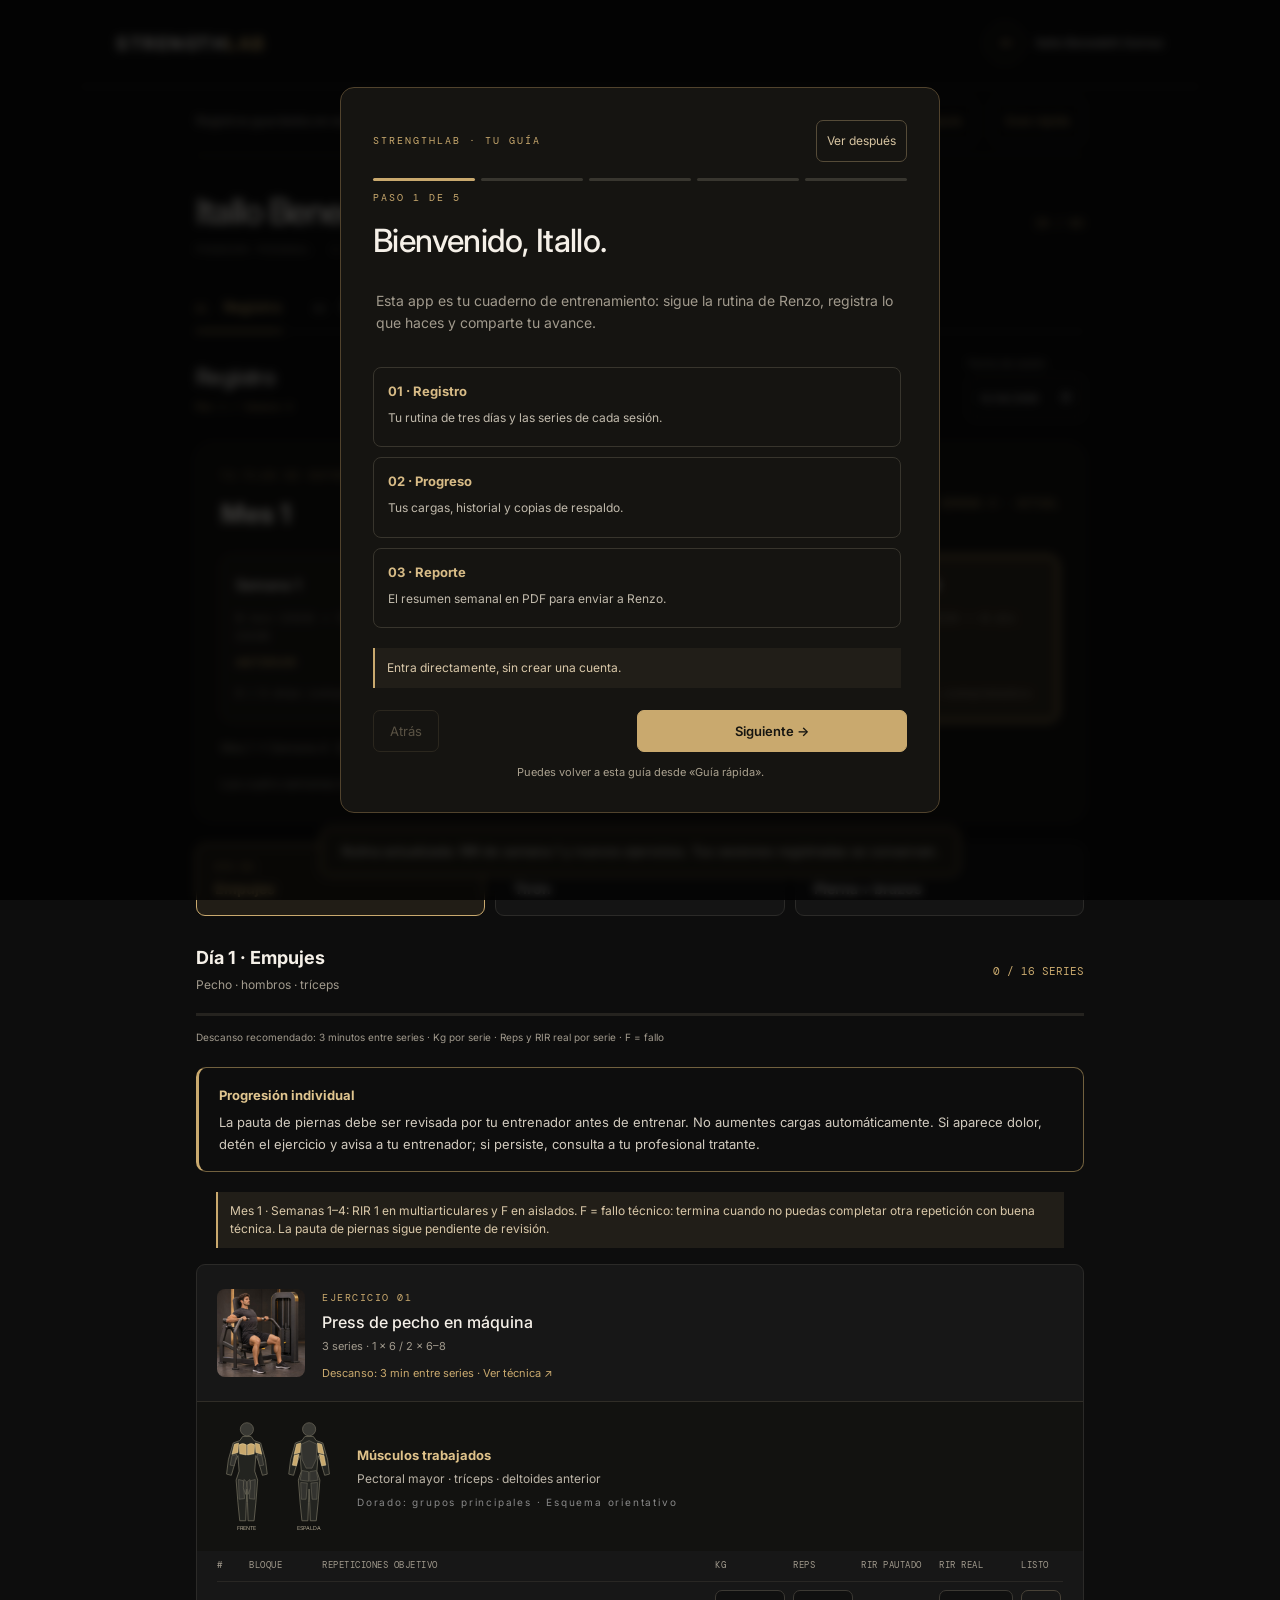
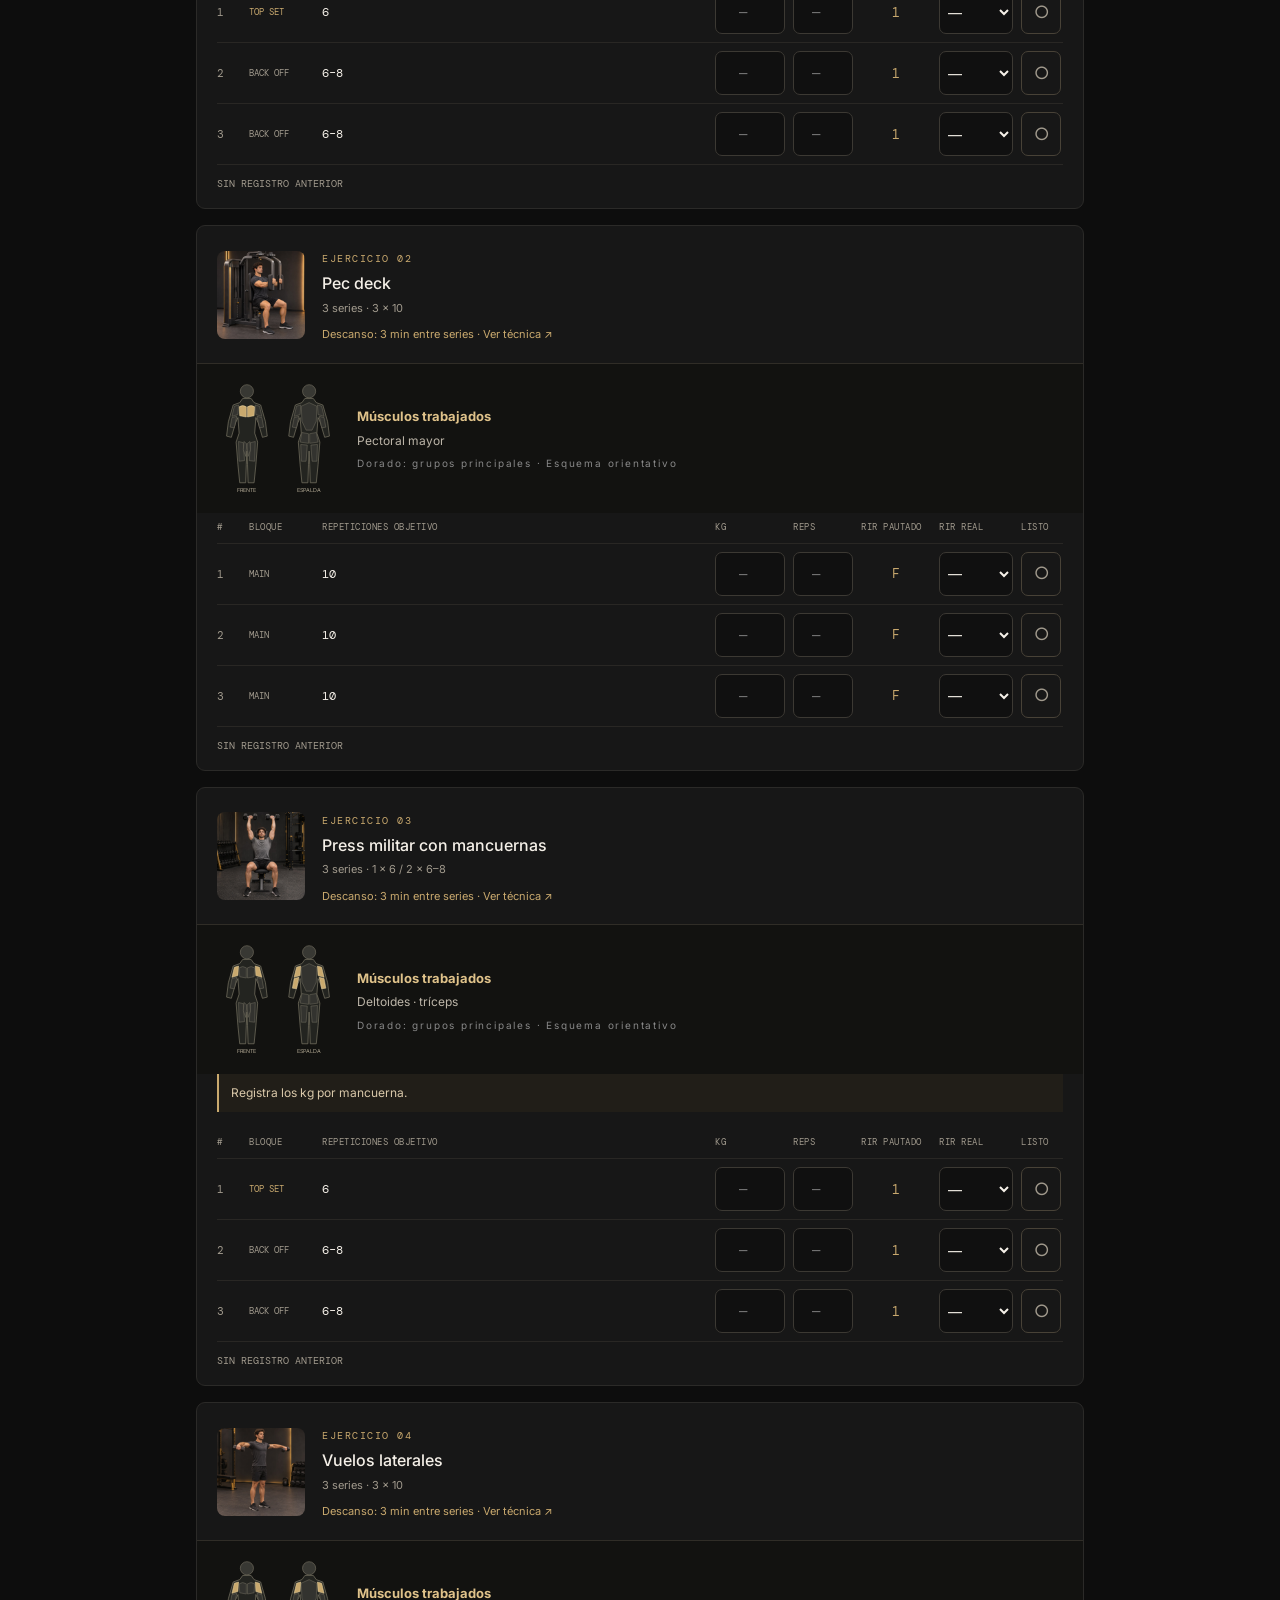
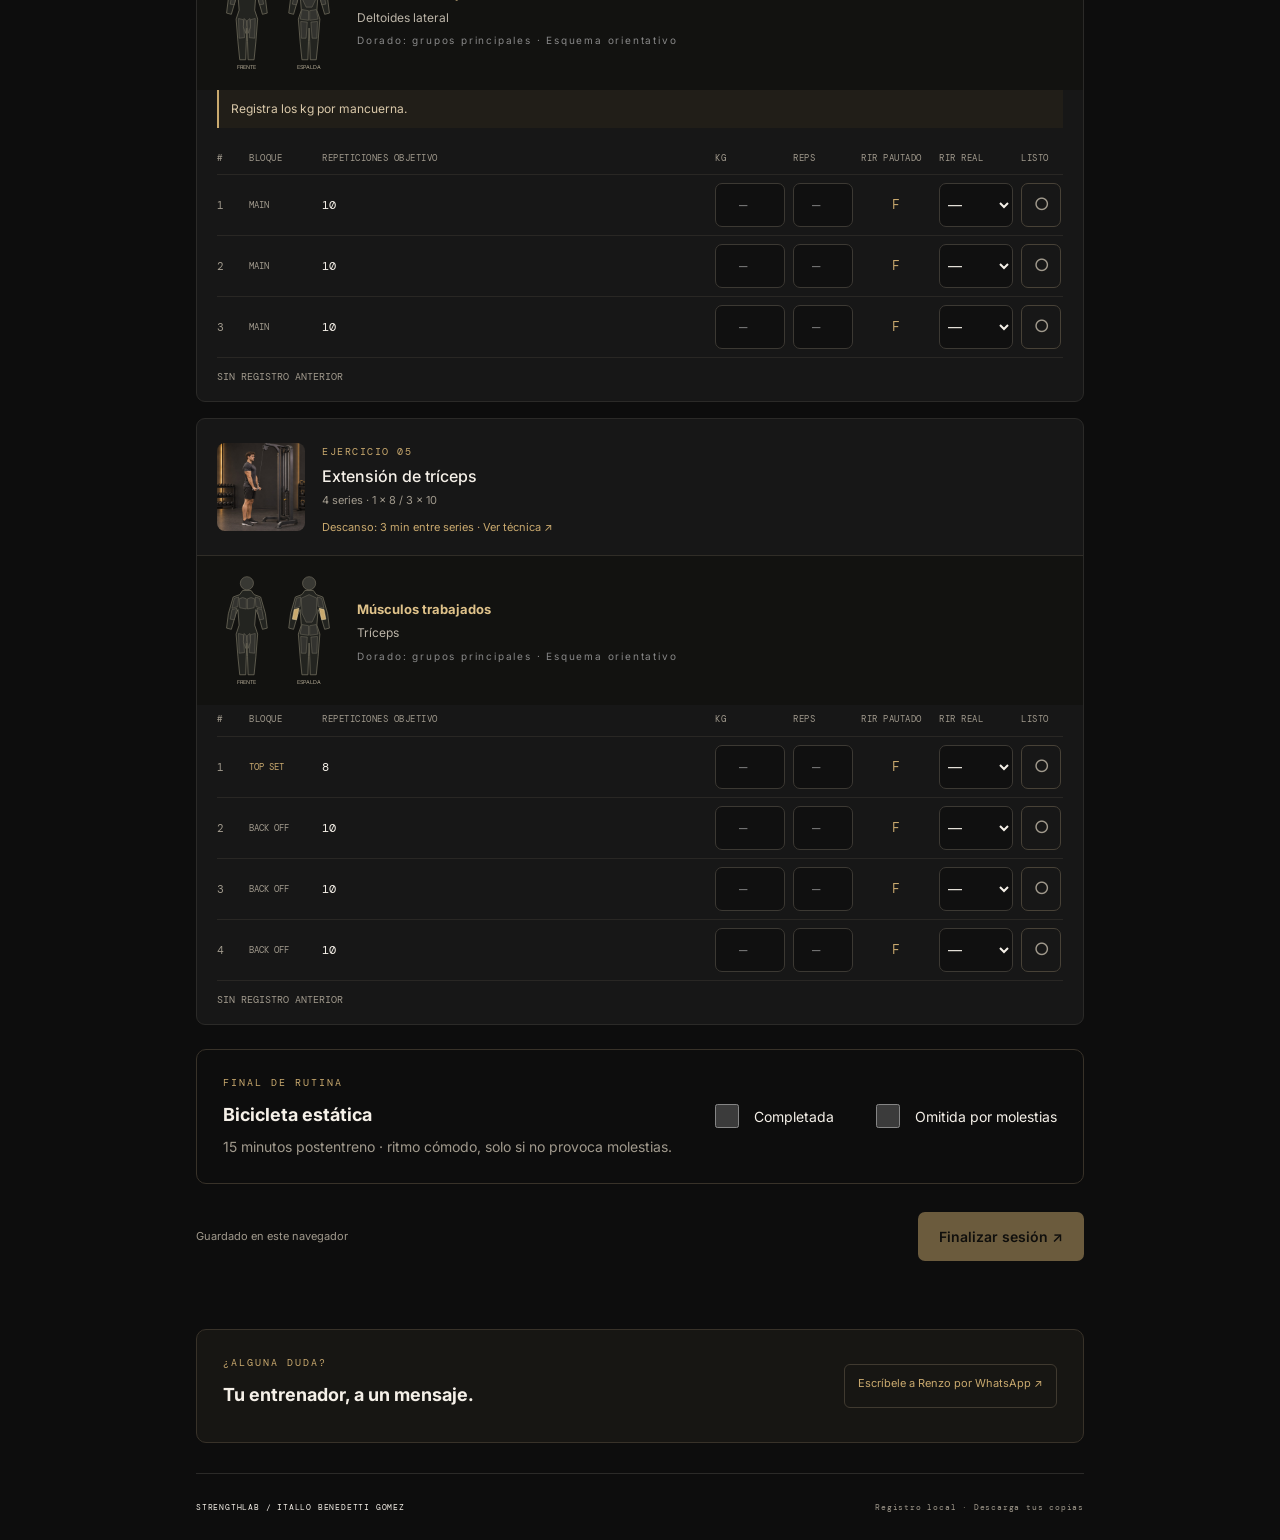
<file: index.html>
<!doctype html>
<html lang="es"><head><meta charset="utf-8"><meta name="viewport" content="width=device-width,initial-scale=1,viewport-fit=cover"><meta name="theme-color" content="#0D0D0D"><meta name="description" content="Plan personalizado de Itallo Benedetti Gomez. Registro de cargas y progreso de entrenamiento."><meta name="robots" content="noindex"><title>Itallo Benedetti Gomez · StrengthLab</title><link rel="preconnect" href="https://fonts.googleapis.com"><link rel="stylesheet" href="https://fonts.googleapis.com/css2?family=Playfair+Display:wght@600;700&family=DM+Mono:wght@400;500&family=Inter:wght@400;500;600;700&display=swap"><link rel="stylesheet" href="style.css?v=itallo-month1-r1-nutrition"><script src="routine.js?v=itallo-month1-r1" defer></script><script src="technique.js?v=itallo-month1-r1" defer></script><script src="vendor/jspdf.umd.min.js?v=itallo-month1-r1" defer></script><script src="vendor/jspdf.plugin.autotable.min.js?v=itallo-month1-r1" defer></script><link rel="stylesheet" href="cloud.css?v=itallo-month1-r1"><script src="plan.js?v=itallo-month1-r1" defer></script><script src="local.js?v=itallo-month1-r1" defer></script><script src="muscles.js?v=itallo-month1-r1" defer></script><script src="app.js?v=itallo-month1-r1" defer></script><script src="reports.js?v=itallo-month1-r1" defer></script><script src="month.js?v=itallo-month1-r1" defer></script><script src="editor.js?v=itallo-month1-r1" defer></script><script src="onboarding.js?v=20261106" defer></script></head>
<body><header><a class="brand" href="#registro" aria-label="StrengthLab registro">STRENGTH<span>LAB</span></a><div class="athlete"><span class="avatar">IB</span><span>Itallo Benedetti Gomez</span></div></header>
<main id="workspace"><div class="account-bar"><span id="account-role">Registros guardados en este navegador</span><div><button id="edit-plan" class="quiet">Editar pauta</button><button id="show-guide" class="quiet">Guía rápida</button></div></div><div id="sync-alert" role="status" hidden></div><section class="intro"><div><h1>Itallo <em>Benedetti Gomez</em></h1><p class="plan-meta">PROGRAMA PERSONAL · 3 DÍAS · 8 SEMANAS</p></div><span class="minimal-mark">IB / 03</span></section>
<nav aria-label="Secciones"><button data-tab="registro" class="active">01 <span>Registro</span></button><button data-tab="progreso">02 <span>Progreso</span></button><button data-tab="reporte">03 <span>Generar reporte</span></button><a class="nutrition-link" href="https://renzo-bello.github.io/nutrichat-strengthlab/#diary" target="_blank" rel="noopener noreferrer">Nutrición</a></nav>
<section id="coach" hidden><div class="section-top"><div><p class="eyebrow">PAUTA DEL ENTRENADOR · MES 1</p><h2>Pauta y videos de referencia</h2></div><button id="close-editor" class="quiet">Volver al registro</button></div><p class="muted">Define las series, repeticiones y el RIR objetivo de cada serie y pega el video de cada ejercicio. F = fallo; 0 = ninguna repetición en reserva sin intentar otra. Los campos vacíos quedan sin pautar. Esta pauta se aplica a las cuatro semanas del mes 1; las sesiones con registros conservan su pauta original.</p><p class="note">La pauta se guarda en este navegador. Usa «Crear enlace para Itallo» para que él reciba estos ajustes. Las sesiones ya registradas conservan su pauta original. Este editor no tiene contraseña.</p><form id="plan-form"><div id="plan-fields"></div><div class="editor-actions"><button class="primary" type="submit">Guardar pauta</button><button class="quiet" id="share-plan" type="button">Crear enlace para Itallo ↗</button><button class="quiet" id="export-plan" type="button">Descargar pauta</button><label class="quiet file">Importar pauta<input id="import-plan" type="file" accept="application/json"></label></div><p id="plan-status" role="status"></p><div id="plan-link-box" hidden><label>Enlace para Itallo<textarea id="plan-link" rows="3" readonly></textarea></label><button id="copy-plan-link" type="button" class="quiet">Copiar enlace</button></div></form></section><section id="registro"><div class="section-top"><div><h2>Registro</h2><p id="session-period" class="period-caption"></p></div><label class="date-label">Fecha de sesión<input type="date" id="date" required></label></div><section class="training-month" aria-label="Semanas del primer mes"><div class="training-month-head"><div><p class="eyebrow">TU PLAN DE ENTRENAMIENTO</p><h3>Mes 1</h3></div><span id="training-current" class="mono"></span></div><div id="training-weeks" class="training-weeks" aria-label="Elegir semana"></div><p id="training-week-summary" class="muted" aria-live="polite"></p><p class="muted">Las cuatro semanas mantienen la misma pauta. Elige una semana y un día; ajusta la fecha a tu entrenamiento real.</p></section><div class="days" id="days"></div><div class="session-head"><div><h3 id="day-title"></h3><p class="muted" id="day-description"></p></div><span id="completion" class="mono"></span></div><div class="meter"><i id="meter"></i></div><p class="help">Descanso recomendado: 3 minutos entre series · Kg por serie · Reps y RIR real por serie · F = fallo</p><aside class="care-note"><strong>Progresión individual</strong><p>La pauta de piernas debe ser revisada por tu entrenador antes de entrenar. No aumentes cargas automáticamente. Si aparece dolor, detén el ejercicio y avisa a tu entrenador; si persiste, consulta a tu profesional tratante.</p></aside><p class="note">Mes 1 · Semanas 1–4: RIR 1 en multiarticulares y F en aislados. F = fallo técnico: termina cuando no puedas completar otra repetición con buena técnica. La pauta de piernas sigue pendiente de revisión.</p><div id="exercises"></div><section class="cardio-card" id="cardio-card"><div><p class="eyebrow">FINAL DE RUTINA</p><h3>Bicicleta estática</h3><p class="muted">15 minutos postentreno · ritmo cómodo, solo si no provoca molestias.</p></div><label class="cardio-check"><input id="cardio-done" type="checkbox"><span>Completada</span></label><label class="cardio-check"><input id="cardio-skipped" type="checkbox"><span>Omitida por molestias</span></label></section><div class="session-footer"><p id="save-status" role="status">Guardado en este navegador</p><button id="finish" class="primary">Finalizar sesión <span>↗</span></button></div></section>
<section id="progreso" hidden><div class="section-top"><div><h2>Progreso</h2></div></div><div class="stats" id="stats"></div><div class="chart-card"><label for="exercise-select" class="eyebrow">EVOLUCIÓN POR EJERCICIO</label><select id="exercise-select"></select><p class="muted">Mayor carga de una serie completada en cada sesión · kg</p><div id="chart"></div></div><div class="section-top"><h3>Historial de sesiones</h3><button class="quiet" id="export">Descargar historial ↓</button></div><div id="history"></div><details class="backup"><summary>Guardar o recuperar una copia</summary><p class="muted">Descarga una copia de tus registros. Las copias corresponden a este programa de Itallo.</p><button class="quiet" id="backup">Descargar copia</button><label class="quiet file">Importar copia<input id="import" type="file" accept="application/json"></label></details></section>
<section id="reporte" hidden><div class="section-top"><h2>Reporte semanal</h2><span class="mono">02 MESES / 08 SEMANAS</span></div>
<div class="report-controls"><div class="report-settings"><label class="date-label">Inicio del programa<input type="date" id="program-start" required></label><p class="muted">Cada mes tiene 4 semanas de 7 días.</p></div><div class="months" aria-label="Mes del reporte"><button data-month="0">Mes 1</button><button data-month="1">Mes 2</button></div><div id="report-weeks" class="report-weeks" aria-label="Semana del reporte"></div><div class="report-selection"><span id="report-range"></span><button id="generate-report" class="primary">Generar reporte ↗</button></div></div>
<div id="report-output" aria-live="polite"><div class="empty">Selecciona una semana para generar su reporte.</div></div></section>
<aside class="coach-contact"><div><p class="eyebrow">¿ALGUNA DUDA?</p><h3>Tu entrenador, a un mensaje.</h3></div><a class="quiet" href="https://wa.me/56957528873" target="_blank" rel="noopener noreferrer">Escríbele a Renzo por WhatsApp ↗</a></aside><footer><span>STRENGTHLAB / ITALLO BENEDETTI GOMEZ</span><span class="muted">Registro local · Descarga tus copias</span></footer></main><dialog id="onboarding" aria-labelledby="welcome-title" aria-describedby="welcome-description"><div class="welcome-top"><p class="eyebrow">STRENGTHLAB · TU GUÍA</p><button id="welcome-skip" class="quiet" type="button">Ver después</button></div><div class="welcome-progress" aria-hidden="true"><i></i><i></i><i></i><i></i><i></i></div><p id="welcome-step" class="eyebrow" aria-live="polite"></p><h2 id="welcome-title" tabindex="-1"></h2><p id="welcome-description" class="muted"></p><div id="welcome-content"></div><div class="welcome-actions"><button id="welcome-back" class="quiet" type="button">Atrás</button><button id="start-training" class="primary" type="button">Siguiente →</button></div><p class="welcome-foot">Puedes volver a esta guía desde «Guía rápida».</p></dialog><dialog id="photo" aria-labelledby="photo-title"><button id="close-photo" aria-label="Cerrar detalle del ejercicio">×</button><img alt=""><div class="technique-content"><p id="photo-caption" class="eyebrow"></p><h2 id="photo-title"></h2><p class="rest-detail">Descanso recomendado: <strong>3 minutos entre series</strong></p><div id="photo-muscles"></div><h3>Recomendación técnica</h3><ul id="photo-technique"></ul><p id="photo-coach-note" class="note" hidden></p></div></dialog><div id="toast" role="status" hidden></div></body></html>
</file>
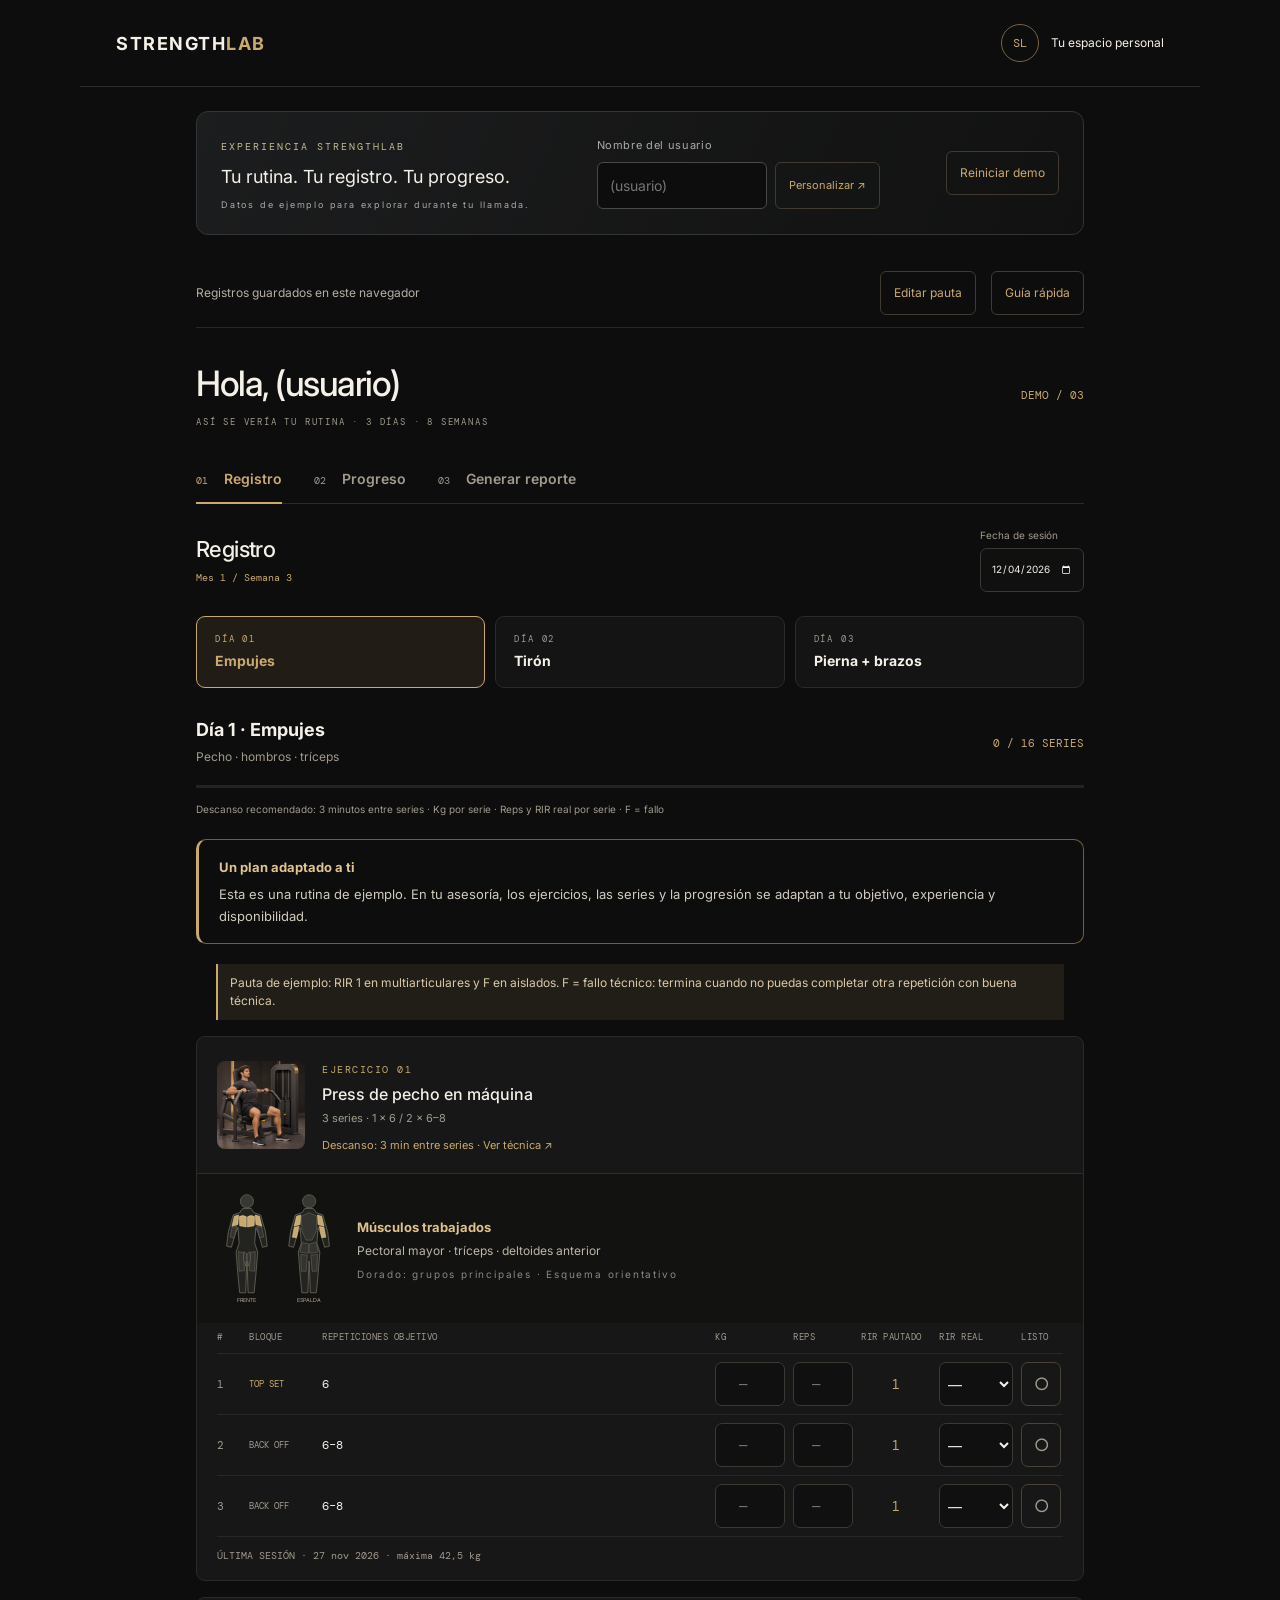
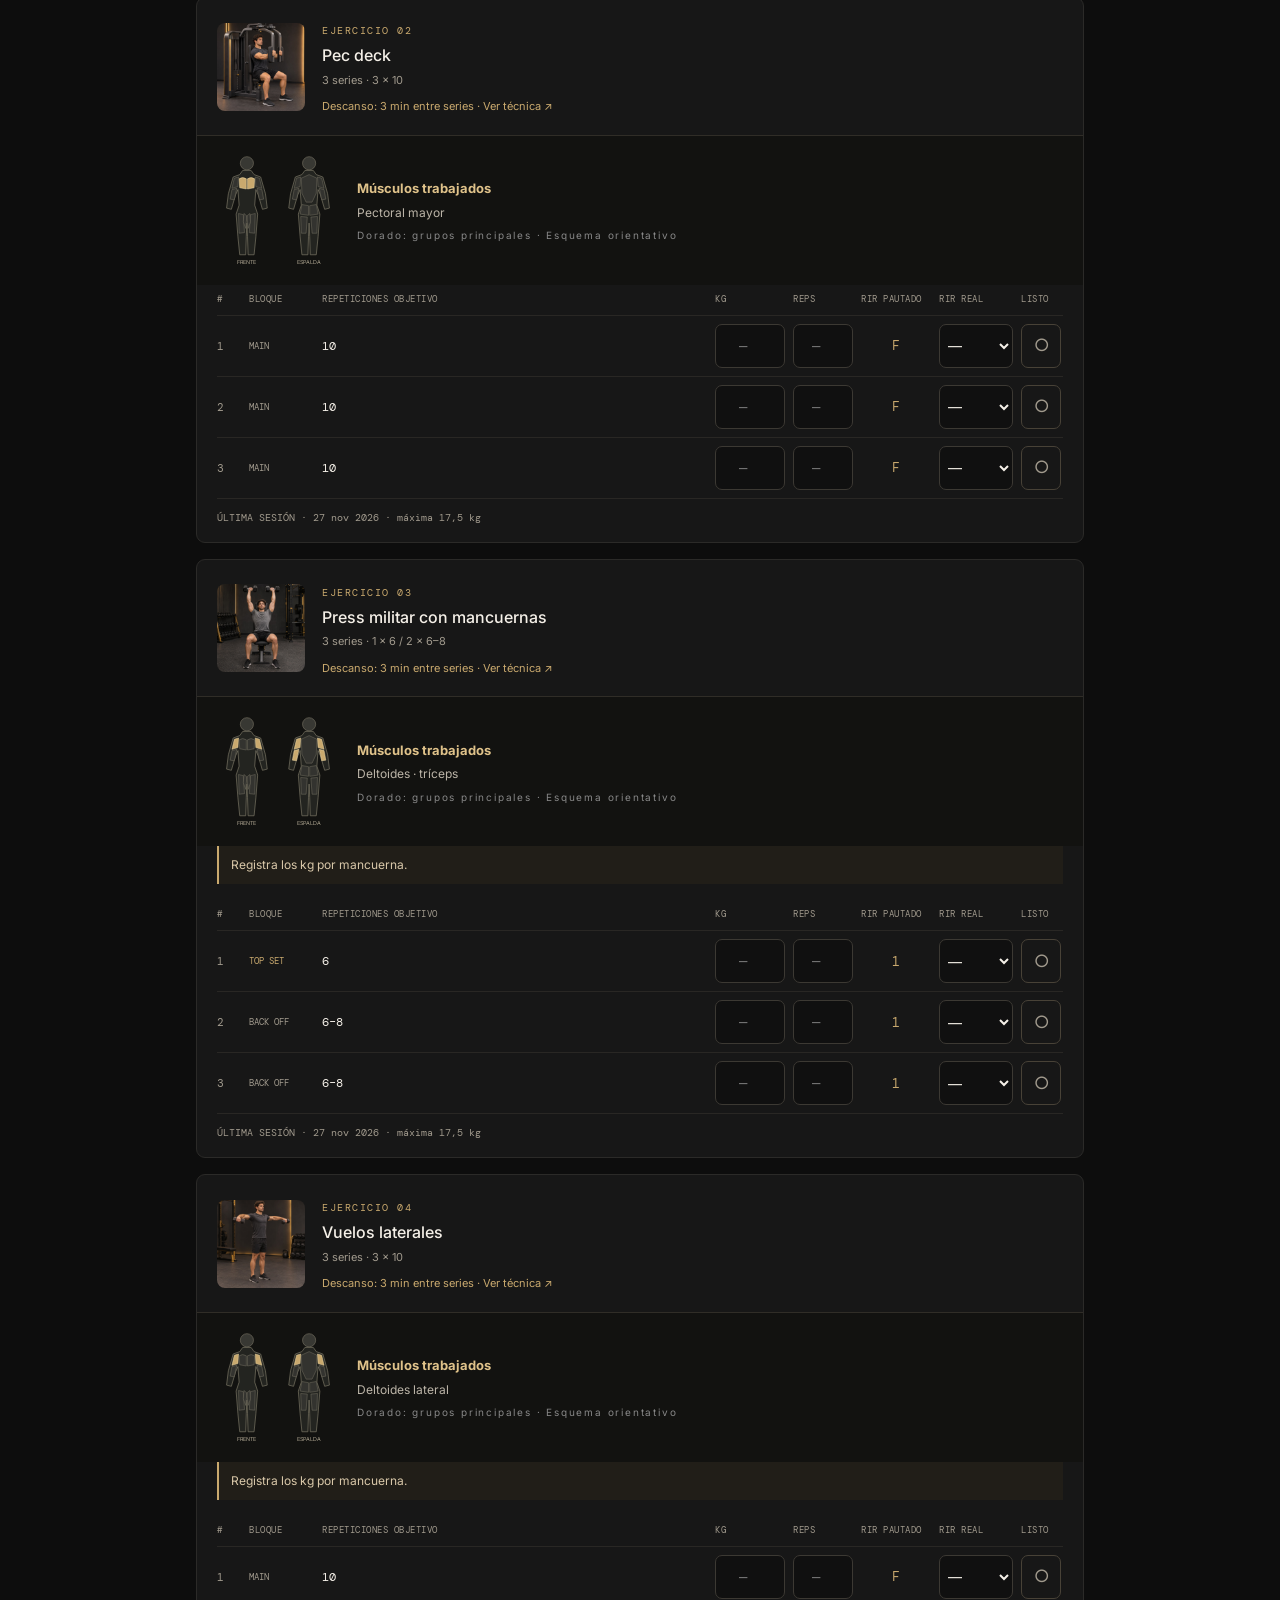
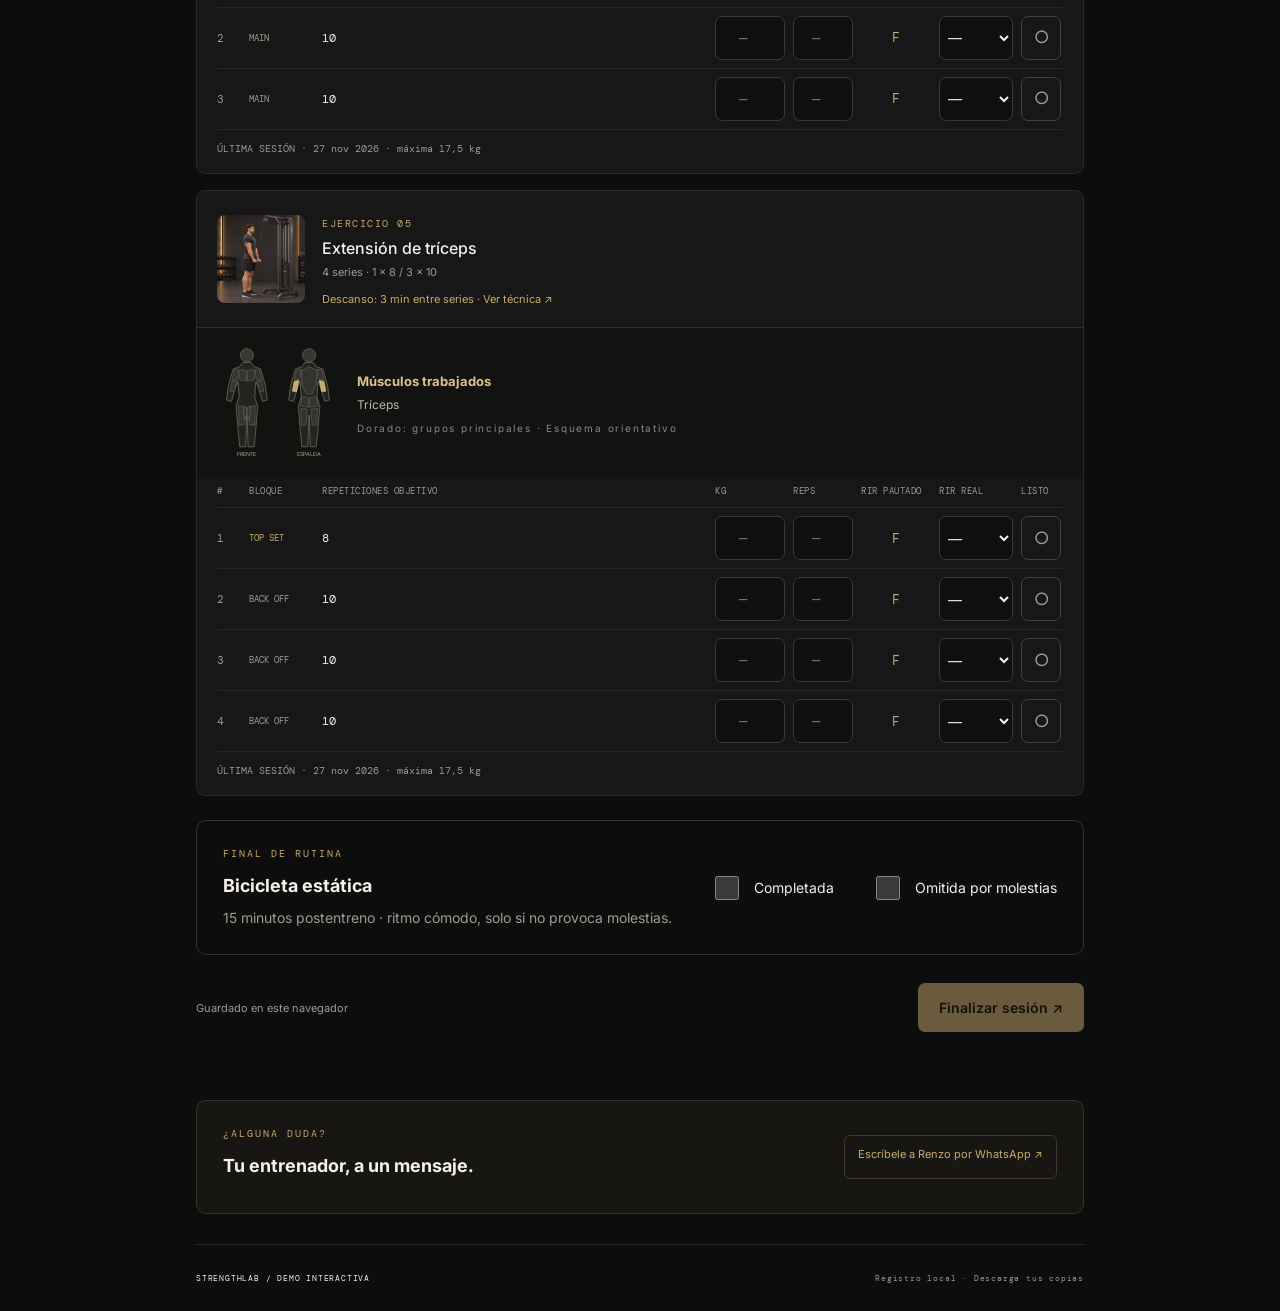
<file: demo/index.html>
<!doctype html>
<html lang="es"><head><meta charset="utf-8"><meta name="viewport" content="width=device-width,initial-scale=1,viewport-fit=cover"><meta name="theme-color" content="#0D0D0D"><meta name="description" content="Demo interactiva de StrengthLab: descubre cómo se verá tu rutina, tu registro y tu progreso."><meta name="robots" content="noindex"><title>Hola (usuario) · StrengthLab Demo</title><link rel="preconnect" href="https://fonts.googleapis.com"><link rel="stylesheet" href="https://fonts.googleapis.com/css2?family=Playfair+Display:wght@600;700&family=DM+Mono:wght@400;500&family=Inter:wght@400;500;600;700&display=swap"><link rel="stylesheet" href="style.css?v=demo-onboarding-r3"><script src="routine.js?v=demo-onboarding-r3" defer></script><script src="technique.js?v=demo-onboarding-r3" defer></script><script src="vendor/jspdf.umd.min.js?v=demo-onboarding-r3" defer></script><script src="vendor/jspdf.plugin.autotable.min.js?v=demo-onboarding-r3" defer></script><link rel="stylesheet" href="cloud.css?v=demo-onboarding-r3"><script src="plan.js?v=demo-onboarding-r3" defer></script><script src="demo-seed.js" defer></script><script src="local.js?v=demo-onboarding-r3" defer></script><script src="muscles.js?v=demo-onboarding-r3" defer></script><script src="app.js?v=demo-onboarding-r3" defer></script><script src="reports.js?v=demo-onboarding-r3" defer></script><script src="editor.js?v=demo-onboarding-r3" defer></script><script src="onboarding.js?v=20261106" defer></script><link rel="stylesheet" href="demo.css"><script src="demo.js" defer></script></head>
<body><header><a class="brand" href="#registro" aria-label="StrengthLab registro">STRENGTH<span>LAB</span></a><div class="athlete"><span class="avatar" id="demo-avatar">SL</span><span id="demo-athlete">Tu espacio personal</span></div></header>
<main id="workspace"><section class="demo-bar" aria-label="Controles de demostración"><div><span class="eyebrow">EXPERIENCIA STRENGTHLAB</span><p>Tu rutina. Tu registro. Tu progreso.</p><small>Datos de ejemplo para explorar durante tu llamada.</small></div><form id="demo-personalize"><label for="demo-name">Nombre del usuario</label><div class="demo-input"><input id="demo-name" maxlength="40" placeholder="(usuario)" autocomplete="off"><button class="quiet" type="submit">Personalizar ↗</button></div></form><button id="demo-reset" class="quiet" type="button">Reiniciar demo</button></section><div class="account-bar"><span id="account-role">Registros guardados en este navegador</span><div><button id="edit-plan" class="quiet">Editar pauta</button><button id="show-guide" class="quiet">Guía rápida</button></div></div><div id="sync-alert" role="status" hidden></div><section class="intro"><div><h1>Hola, <em id="demo-greeting">(usuario)</em></h1><p class="plan-meta">ASÍ SE VERÍA TU RUTINA · 3 DÍAS · 8 SEMANAS</p></div><span class="minimal-mark">DEMO / 03</span></section>
<nav aria-label="Secciones"><button data-tab="registro" class="active">01 <span>Registro</span></button><button data-tab="progreso">02 <span>Progreso</span></button><button data-tab="reporte">03 <span>Generar reporte</span></button></nav>
<section id="coach" hidden><div class="section-top"><div><p class="eyebrow">PAUTA DEL ENTRENADOR · DEMO</p><h2>Pauta y videos de referencia</h2></div><button id="close-editor" class="quiet">Volver al registro</button></div><p class="muted">Define las series, repeticiones y el RIR objetivo de cada serie y pega el video de cada ejercicio. F = fallo; 0 = ninguna repetición en reserva sin intentar otra. Los campos vacíos quedan sin pautar. Esta pauta de ejemplo se muestra durante todo el programa demo.</p><p class="note">La pauta se guarda en este navegador. Usa «Crear enlace de pauta» para mostrar cómo se comparten los ajustes. Las sesiones ya registradas conservan su pauta original. Este editor no tiene contraseña.</p><form id="plan-form"><div id="plan-fields"></div><div class="editor-actions"><button class="primary" type="submit">Guardar pauta</button><button class="quiet" id="share-plan" type="button">Crear enlace de pauta ↗</button><button class="quiet" id="export-plan" type="button">Descargar pauta</button><label class="quiet file">Importar pauta<input id="import-plan" type="file" accept="application/json"></label></div><p id="plan-status" role="status"></p><div id="plan-link-box" hidden><label>Enlace de demostración<textarea id="plan-link" rows="3" readonly></textarea></label><button id="copy-plan-link" type="button" class="quiet">Copiar enlace</button></div></form></section><section id="registro"><div class="section-top"><div><h2>Registro</h2><p id="session-period" class="period-caption"></p></div><label class="date-label">Fecha de sesión<input type="date" id="date" required></label></div><div class="days" id="days"></div><div class="session-head"><div><h3 id="day-title"></h3><p class="muted" id="day-description"></p></div><span id="completion" class="mono"></span></div><div class="meter"><i id="meter"></i></div><p class="help">Descanso recomendado: 3 minutos entre series · Kg por serie · Reps y RIR real por serie · F = fallo</p><aside class="care-note"><strong>Un plan adaptado a ti</strong><p>Esta es una rutina de ejemplo. En tu asesoría, los ejercicios, las series y la progresión se adaptan a tu objetivo, experiencia y disponibilidad.</p></aside><p class="note">Pauta de ejemplo: RIR 1 en multiarticulares y F en aislados. F = fallo técnico: termina cuando no puedas completar otra repetición con buena técnica.</p><div id="exercises"></div><section class="cardio-card" id="cardio-card"><div><p class="eyebrow">FINAL DE RUTINA</p><h3>Bicicleta estática</h3><p class="muted">15 minutos postentreno · ritmo cómodo, solo si no provoca molestias.</p></div><label class="cardio-check"><input id="cardio-done" type="checkbox"><span>Completada</span></label><label class="cardio-check"><input id="cardio-skipped" type="checkbox"><span>Omitida por molestias</span></label></section><div class="session-footer"><p id="save-status" role="status">Guardado en este navegador</p><button id="finish" class="primary">Finalizar sesión <span>↗</span></button></div></section>
<section id="progreso" hidden><div class="section-top"><div><h2>Progreso</h2></div></div><div class="stats" id="stats"></div><div class="chart-card"><label for="exercise-select" class="eyebrow">EVOLUCIÓN POR EJERCICIO</label><select id="exercise-select"></select><p class="muted">Mayor carga de una serie completada en cada sesión · kg</p><div id="chart"></div></div><div class="section-top"><h3>Historial de sesiones</h3><button class="quiet" id="export">Descargar historial ↓</button></div><div id="history"></div><details class="backup"><summary>Guardar o recuperar una copia</summary><p class="muted">Descarga una copia de tus registros. Las copias corresponden a este programa de demostración.</p><button class="quiet" id="backup">Descargar copia</button><label class="quiet file">Importar copia<input id="import" type="file" accept="application/json"></label></details></section>
<section id="reporte" hidden><div class="section-top"><h2>Reporte semanal</h2><span class="mono">02 MESES / 08 SEMANAS</span></div>
<div class="report-controls"><div class="report-settings"><label class="date-label">Inicio del programa<input type="date" id="program-start" required></label><p class="muted">Cada mes tiene 4 semanas de 7 días.</p></div><div class="months" aria-label="Mes del reporte"><button data-month="0">Mes 1</button><button data-month="1">Mes 2</button></div><div id="report-weeks" class="report-weeks" aria-label="Semana del reporte"></div><div class="report-selection"><span id="report-range"></span><button id="generate-report" class="primary">Generar reporte ↗</button></div></div>
<div id="report-output" aria-live="polite"><div class="empty">Selecciona una semana para generar su reporte.</div></div></section>
<aside class="coach-contact"><div><p class="eyebrow">¿ALGUNA DUDA?</p><h3>Tu entrenador, a un mensaje.</h3></div><a class="quiet" href="https://wa.me/56957528873" target="_blank" rel="noopener noreferrer">Escríbele a Renzo por WhatsApp ↗</a></aside><footer><span>STRENGTHLAB / DEMO INTERACTIVA</span><span class="muted">Registro local · Descarga tus copias</span></footer></main><dialog id="onboarding" aria-labelledby="welcome-title" aria-describedby="welcome-description"><div class="welcome-top"><p class="eyebrow">STRENGTHLAB · TU GUÍA</p><button id="welcome-skip" class="quiet" type="button">Ver después</button></div><div class="welcome-progress" aria-hidden="true"><i></i><i></i><i></i><i></i><i></i></div><p id="welcome-step" class="eyebrow" aria-live="polite"></p><h2 id="welcome-title" tabindex="-1"></h2><p id="welcome-description" class="muted"></p><div id="welcome-content"></div><div class="welcome-actions"><button id="welcome-back" class="quiet" type="button">Atrás</button><button id="start-training" class="primary" type="button">Siguiente →</button></div><p class="welcome-foot">Puedes volver a esta guía desde «Guía rápida».</p></dialog><dialog id="photo" aria-labelledby="photo-title"><button id="close-photo" aria-label="Cerrar detalle del ejercicio">×</button><img alt=""><div class="technique-content"><p id="photo-caption" class="eyebrow"></p><h2 id="photo-title"></h2><p class="rest-detail">Descanso recomendado: <strong>3 minutos entre series</strong></p><div id="photo-muscles"></div><h3>Recomendación técnica</h3><ul id="photo-technique"></ul><p id="photo-coach-note" class="note" hidden></p></div></dialog><div id="toast" role="status" hidden></div></body></html>
</file>
<file: style.css>
:root{color-scheme:dark;--gold:#c9a96e;--bg:#0d0d0d;--card:#171717;--line:#2b2a28;--text:#f5f0e8;--muted:#a19a8d;--mono:'DM Mono',monospace;--serif:'Playfair Display',Georgia,serif}*{box-sizing:border-box}body{margin:0;background:var(--bg);color:var(--text);font:14px/1.5 Inter,system-ui,sans-serif}button,input,select{font:inherit}button,a,input,select,summary{touch-action:manipulation}button{cursor:pointer}button:focus-visible,a:focus-visible,summary:focus-visible{outline:2px solid var(--gold);outline-offset:4px}button{color:inherit}header{max-width:1120px;margin:auto;padding:28px 36px;display:flex;justify-content:space-between;align-items:center;border-bottom:1px solid var(--line)}.brand{font-size:18px;font-weight:700;letter-spacing:1.5px;color:var(--text);text-decoration:none}.brand>span{color:var(--gold)}small{display:block;font-size:9px;letter-spacing:1.8px;color:var(--muted);font-weight:400;margin-top:5px}.athlete{display:flex;align-items:center;gap:12px;font-size:12px}.avatar{width:38px;height:38px;border:1px solid #766444;display:grid;place-items:center;border-radius:50%;font:12px var(--mono);color:var(--gold)}main{max-width:960px;padding:0 36px;margin:auto}.intro{display:flex;align-items:center;justify-content:space-between;padding:46px 0 34px}.eyebrow{font:10px var(--mono);letter-spacing:2px;color:var(--gold);margin:0 0 12px}h1{font:600 56px/1.1 var(--serif);margin:0 0 16px;letter-spacing:-2px}h1 em{color:var(--gold);font-style:normal}h2{font:600 28px/1.2 var(--serif);margin:0}h3{font-size:18px;margin:0}.muted{color:var(--muted)}.intro .muted{margin:0}.plan-label{display:flex;align-items:center;gap:14px}.plan-label b{font:48px var(--serif);color:var(--gold)}.plan-label span{font:9px/1.8 var(--mono);letter-spacing:1px;color:var(--muted)}nav{display:flex;border-bottom:1px solid var(--line);gap:28px;margin-bottom:32px}nav button,nav .nutrition-link{border:0;border-bottom:2px solid transparent;background:none;padding:16px 2px;color:var(--muted);font:10px var(--mono)}nav button span,nav .nutrition-link{font:600 14px Inter,sans-serif}nav button span{margin-left:10px}nav .nutrition-link{display:flex;align-items:center;text-decoration:none}nav button.active{border-color:var(--gold);color:var(--gold)}.section-top{display:flex;align-items:center;justify-content:space-between;gap:15px;margin:28px 0 24px}.date-label{color:var(--muted);font-size:10px;display:grid;gap:5px}input,select{border:1px solid #3c3933;border-radius:7px;background:#101010;color:var(--text);padding:10px;min-height:44px}input:focus,select:focus{outline:1px solid var(--gold);border-color:var(--gold)}.days{display:grid;grid-template-columns:repeat(3,1fr);gap:10px;margin-bottom:28px}.day{background:#141414;text-align:left;border:1px solid var(--line);border-radius:9px;padding:16px 18px}.day small{font:9px var(--mono);margin:0 0 5px}.day strong{font-size:14px}.day.active{border-color:var(--gold);background:#211d16;color:var(--gold)}.day.active small{color:var(--gold)}.session-head{display:flex;align-items:center;justify-content:space-between;gap:14px}.session-head p{margin:5px 0;font-size:12px}.mono{font:11px var(--mono);color:var(--gold)}.meter{background:#25231f;height:3px;margin-top:14px}.meter i{display:block;height:100%;background:var(--gold);width:0;transition:width .2s}.help{font-size:11px;color:var(--muted);margin:14px 0 22px}.exercise{border:1px solid var(--line);background:var(--card);border-radius:12px;overflow:hidden;margin-bottom:16px}.ex-head{display:flex;align-items:center;gap:17px;padding:20px}.photo-btn{padding:0;border:0;width:88px;height:88px;border-radius:8px;overflow:hidden;flex:none;background:white}.photo-btn img{width:100%;height:100%;object-fit:contain;display:block}.ex-meta{flex:1}.ex-meta h3{font-size:16px;line-height:1.4;margin:5px 0}.ex-number{font:10px var(--mono);color:var(--gold);letter-spacing:1.5px}.ex-meta p{font-size:11px;color:var(--muted);margin:4px 0}.note{font-size:12px;margin:0 20px 16px;padding:10px 12px;background:#211e18;border-left:2px solid var(--gold);color:#d9c8a9}.sets{padding:0 20px 18px}.set-row{display:grid;grid-template-columns:30px 90px 1fr 94px 80px 44px;align-items:center;gap:10px;padding:8px 0;border-bottom:1px solid #292724}.set-row:last-child{border:0}.set-row.labels{font:9px var(--mono);color:var(--muted);letter-spacing:.5px;padding-bottom:10px}.set-row input{width:100%;text-align:center;font:14px var(--mono);padding:7px 4px}.set-row .target{font:12px var(--mono)}.badge{font:9px var(--mono);text-transform:uppercase;color:var(--muted)}.badge.top{color:var(--gold)}.set-no{font:11px var(--mono);color:var(--muted)}.done{width:40px;height:44px;border:1px solid #484237;border-radius:7px;background:transparent;color:var(--muted);font-size:17px}.set-row.completed .done{background:var(--gold);color:#15120c;border-color:var(--gold)}.set-row.completed{background:#c9a96e06}.previous{font:10px var(--mono);color:var(--muted);margin:12px 0 0}.session-footer{display:flex;justify-content:space-between;gap:15px;align-items:center;padding:10px 0 20px}.session-footer p{font-size:11px;color:var(--muted)}.primary{background:var(--gold);color:#13110c;border:0;border-radius:7px;padding:14px 21px;font-weight:600;min-height:48px}.primary span{margin-left:20px}.primary:disabled{opacity:.5;cursor:default}.quiet{background:transparent;border:1px solid #403a30;border-radius:6px;color:var(--gold);padding:10px 13px;min-height:44px;font-size:11px}.stats{display:grid;grid-template-columns:repeat(3,1fr);gap:12px}.stat{padding:22px;background:var(--card);border:1px solid var(--line);border-radius:10px}.stat strong{font:30px var(--serif);display:block;color:var(--gold)}.stat span{font:10px var(--mono);color:var(--muted)}.chart-card{background:var(--card);border:1px solid var(--line);border-radius:12px;padding:24px;margin:24px 0}.chart-card select{display:block;width:100%;margin:10px 0;font-size:14px}.chart-card>p{font-size:11px}.chart-svg{display:block;width:100%;height:auto}.empty{text-align:center;padding:42px 20px;border:1px dashed #39342b;border-radius:8px;color:var(--muted);font-size:13px}.empty b{display:block;color:var(--text);font-size:16px;margin-bottom:8px}.history-row{display:flex;align-items:center;justify-content:space-between;gap:12px;padding:18px 2px;border-bottom:1px solid var(--line)}.history-row b{display:block;font-size:13px}.history-row small{letter-spacing:0;font-size:11px}.backup{margin:28px 0;font-size:12px}.backup summary{cursor:pointer;color:var(--muted);padding:12px 0}.backup button{margin-right:8px}.file{display:inline-flex;align-items:center;cursor:pointer}.file input{position:absolute;opacity:0;width:1px;height:1px;min-height:0}.file:focus-within{outline:2px solid var(--gold)}footer{padding:28px 0;border-top:1px solid var(--line);font:9px var(--mono);letter-spacing:1px;margin-top:30px}footer p{color:var(--muted);letter-spacing:0;font:10px Inter,sans-serif}dialog{padding:14px;border:1px solid var(--line);border-radius:12px;max-width:520px;width:90%;background:#171717;color:var(--text)}dialog::backdrop{background:#000c}dialog img{width:100%;border-radius:8px;display:block}dialog p{margin:12px 3px;font-size:12px}dialog button{position:absolute;right:23px;top:23px;width:40px;height:40px;border-radius:50%;border:0;background:#111d;color:white;font-size:26px}#toast{position:fixed;bottom:24px;left:50%;transform:translateX(-50%);padding:14px 20px;border:1px solid var(--gold);border-radius:9px;background:#232017;color:var(--text);z-index:10;font-size:13px;max-width:90%;width:max-content}button:hover{filter:brightness(1.12)}[hidden]{display:none!important}@media(max-width:620px){header{padding:20px}.brand{font-size:14px}.athlete>span:last-child{display:none}main{padding:0 18px}.intro{padding:32px 0}h1{font-size:42px}.intro>.plan-label{display:none}.intro .muted{font-size:12px}nav{margin-bottom:24px}.section-top{align-items:flex-start}h2{font-size:22px}.date-label input{font-size:11px;padding:7px;max-width:140px}.day{padding:12px 10px}.day strong{font-size:12px}.day small{font-size:8px}.days{gap:7px}.session-head h3{font-size:17px}.ex-head{padding:16px;gap:13px}.photo-btn{width:70px;height:70px}.ex-meta h3{font-size:14px}.sets{padding:0 13px 13px}.set-row{grid-template-columns:20px 55px minmax(46px,1fr) 61px 52px 34px;gap:5px}.set-row.labels{font-size:8px;letter-spacing:0}.badge{font-size:8px}.set-row .target{font-size:11px}.done{width:32px}.note{margin:0 16px 13px;font-size:11px}.session-footer{align-items:stretch;flex-direction:column;gap:6px}.session-footer p{margin:3px 0 8px}.stats{gap:7px}.stat{padding:14px 10px}.stat strong{font-size:26px}.stat span{font-size:8px}.chart-card{padding:16px}.history-row{font-size:12px}.history-row .quiet{padding:8px}.section-top .quiet{font-size:10px}footer{line-height:1.8}}@media(prefers-reduced-motion:reduce){*{transition:none!important;scroll-behavior:auto!important}}

/* Quiet editorial layout */
header{padding-top:24px;padding-bottom:24px}.intro{padding:34px 0 26px}.intro h1{font:500 35px/1.2 Inter,sans-serif;letter-spacing:-1.5px;margin:0}.intro h1 em{color:var(--text)}.plan-meta{font:9px var(--mono);letter-spacing:1.8px;color:var(--muted);margin:12px 0 0}.minimal-mark{font:11px var(--mono);color:var(--gold)}h2{font:500 22px/1.3 Inter,sans-serif;letter-spacing:-.6px}nav{position:relative;gap:32px;margin-bottom:24px}nav button,nav .nutrition-link{border:0;padding:16px 0}.nav-marker{position:absolute;bottom:-1px;left:0;height:2px;background:var(--gold);transition:transform .28s cubic-bezier(.22,1,.36,1),width .28s}.period-caption{margin:8px 0 0;font:10px var(--mono);color:var(--gold)}.section-top{margin-top:24px}.exercise{border-radius:9px;transition:border-color .2s}.exercise:focus-within{border-color:#756447}.day,.week,.months button{transition:background .2s,border-color .2s,color .2s}.done{transition:background .15s,transform .15s}.done:active,.primary:active{transform:scale(.96)}.primary{transition:background .15s,transform .15s}.ex-meta h3{font-weight:500}.help{font-size:10px}.stats .stat strong{font:400 28px var(--mono)}.stat{background:transparent}.session-footer{padding-top:4px}footer{display:flex;justify-content:space-between;gap:16px;flex-wrap:wrap;font-size:8px;letter-spacing:.8px}.report-controls{border:1px solid var(--line);border-radius:10px;padding:22px;margin-bottom:24px}.report-settings{display:flex;justify-content:space-between;align-items:center;gap:16px;margin-bottom:24px}.report-settings p{font-size:11px}.report-settings input{width:170px}.months{display:flex;gap:4px;background:#161616;border-radius:7px;padding:4px;margin-bottom:16px}.months button{flex:1;min-height:44px;border:1px solid transparent;border-radius:5px;background:transparent;color:var(--muted);font-size:12px}.months button.active{background:#27231c;color:var(--gold);border-color:#55462d}.report-weeks{display:grid;grid-template-columns:repeat(4,1fr);gap:9px}.week{padding:16px 10px;text-align:left;background:transparent;border:1px solid var(--line);border-radius:7px}.week.active{border-color:var(--gold);background:#c9a96e09}.week span{display:block;font-size:12px}.week small{font:9px var(--mono);letter-spacing:0;margin-top:10px}.week i{display:block;font:9px var(--mono);color:var(--gold);margin-top:16px}.report-selection{display:flex;justify-content:space-between;gap:15px;align-items:center;margin-top:22px}.report-selection>span{font:10px var(--mono);color:var(--muted)}.report-actions{display:flex;justify-content:space-between;gap:16px;align-items:center;margin:22px 0 16px}.report-actions>div{display:flex;gap:8px}.report-actions .primary{font-size:11px;padding:10px 14px;min-height:44px}.report-paper{border:1px solid var(--line);border-radius:10px;background:#141414;padding:26px}.report-heading{display:flex;justify-content:space-between;gap:18px;border-bottom:1px solid var(--line);padding-bottom:22px}.report-heading h2{font-size:24px}.report-heading strong{font:12px var(--mono)}.report-heading p:not(.eyebrow){font-size:10px;color:var(--muted);margin-bottom:0}.report-heading>div:last-child{text-align:right}.report-summary{display:grid;grid-template-columns:repeat(3,1fr);gap:14px;padding:24px 0}.report-summary b{font:24px var(--mono);display:block;color:var(--gold)}.report-summary span{display:block;font-size:10px;color:var(--muted);margin-top:8px}.report-day-status{display:flex;justify-content:space-between;gap:12px;font-size:10px;border-top:1px solid var(--line);border-bottom:1px solid var(--line);padding:15px 0;color:var(--muted)}.report-day-status b{color:var(--text);margin-right:5px;font-weight:500}.report-paper h3{font-size:14px;font-weight:500;margin:28px 0 12px}.report-note{font-size:10px;color:var(--muted);line-height:1.6}.table-scroll{overflow:auto}table{width:100%;border-collapse:collapse;text-align:left;font-size:11px}th{font-weight:500;color:var(--muted);font-size:9px;padding:10px 7px;border-bottom:1px solid #474033;white-space:nowrap}td{padding:11px 7px;border-bottom:1px solid var(--line)}td:first-child{min-width:140px}td:not(:first-child){font-family:var(--mono);font-size:10px}td small{font-size:8px;letter-spacing:0;margin-top:3px}.report-session-title{display:flex;justify-content:space-between;align-items:center;gap:12px;margin:24px 0 8px}.report-session-title h4{font-size:12px;margin:0;font-weight:500}.report-session-title span{font-size:9px;color:var(--muted)}.report-empty{padding:50px 0;text-align:center;color:var(--muted)}.report-end{border-top:1px solid var(--line);padding-top:18px;margin-top:28px}.quiet:disabled{opacity:.4;cursor:default}
@media(max-width:620px){.intro{padding:26px 0 20px}.intro h1{font-size:28px}.minimal-mark{font-size:9px}nav{gap:0;justify-content:space-between}nav button{font-size:9px}nav button span,nav .nutrition-link{font-size:11px}nav button span{margin-left:6px}.section-top h2{font-size:20px}.section-top>.mono{font-size:8px}.report-controls{padding:15px}.report-settings{align-items:flex-start}.report-settings p{max-width:130px;font-size:10px;margin:18px 0 0}.report-settings input{width:150px}.report-weeks{grid-template-columns:repeat(2,1fr)}.week{padding:12px}.week i{margin-top:10px}.report-selection{align-items:stretch;flex-direction:column}.report-selection>span{text-align:center}.report-actions{align-items:flex-start;flex-direction:column}.report-actions>div{width:100%}.report-actions button{flex:1}.report-paper{padding:16px}.report-heading{flex-direction:column;gap:14px}.report-heading>div:last-child{text-align:left}.report-summary{gap:8px}.report-summary span{font-size:9px}.report-summary b{font-size:20px}.report-day-status{gap:8px;font-size:9px}.report-day-status b{display:block;margin-bottom:3px}.report-session-title{align-items:flex-start;flex-direction:column;gap:4px}}
@media print{@page{size:A4;margin:14mm}*{color:#151515!important;background:white!important;box-shadow:none!important;text-shadow:none!important;animation:none!important}body{font-size:10pt}header,nav,.intro,main>section:not(#reporte),#reporte>.section-top,.report-controls,.report-actions,footer,dialog,#toast{display:none!important}main{max-width:none;padding:0;margin:0}#reporte{display:block!important}.report-paper{padding:0;border:0;border-radius:0}.table-scroll{overflow:visible}table{font-size:9pt}td:not(:first-child),th{font-size:8pt}thead{display:table-header-group}tr{break-inside:avoid}h3,h4,.report-session-title{break-after:avoid}.report-heading{flex-direction:row}.report-heading>div:last-child{text-align:right}.report-summary,.report-heading,.report-day-status{break-inside:avoid}.report-summary span,.report-note{font-size:8pt}th,td{border-color:#ccc}.report-note{color:#555!important}.report-session-title{flex-direction:row}}

.days{grid-template-columns:repeat(4,1fr)}.exercise-number-art{display:grid;place-items:center;width:100%;height:100%;background:#211d16;color:var(--gold);font:32px var(--mono)}.report-day-status{flex-wrap:wrap}@media(max-width:620px){.days{grid-template-columns:repeat(2,1fr)}}


.report-actions>div{flex-wrap:wrap}.photo-btn{background:#222}.photo-btn img{object-fit:cover}

/* RIR and coach prescription */
.sets-scroll{overflow-x:auto}.sets{min-width:650px}.set-row{grid-template-columns:24px 65px minmax(55px,1fr) 70px 60px 70px 74px 42px;gap:8px}.set-row select{width:100%;padding:8px 4px;min-height:44px}.rir-target{text-align:center;color:var(--gold);font:13px var(--mono)}.exercise-video{display:inline-flex;margin:0 20px 15px;text-decoration:none}.plan-exercise{border:1px solid var(--line);border-radius:9px;padding:20px;margin:18px 0}.plan-exercise legend{padding:0 8px;font-weight:600}.plan-rirs{display:flex;gap:12px;flex-wrap:wrap}.plan-rirs label{display:grid;gap:6px;font-size:12px;color:var(--muted)}.plan-rirs select{min-width:76px}.video-label{display:grid;gap:8px;margin-top:20px;font-size:12px;color:var(--muted)}.video-label input{width:100%}.editor-day{margin-top:30px;color:var(--gold)}.editor-actions{display:flex;gap:10px;flex-wrap:wrap;margin:24px 0}#plan-status{color:var(--gold);font-size:12px}#plan-link-box label{display:grid;gap:8px}#plan-link{width:100%;background:var(--card);color:var(--text);border:1px solid var(--line);padding:12px;margin-bottom:10px}.account-bar>div{display:flex;gap:8px}#coach>.muted{font-size:12px}#coach>.note{margin:20px 0}.report-paper .table-scroll table{min-width:680px}@media(max-width:620px){.sets{min-width:650px}.set-row{grid-template-columns:24px 65px minmax(55px,1fr) 70px 60px 70px 74px 42px}.plan-exercise{padding:14px}.plan-rirs{gap:8px}.account-bar{flex-wrap:wrap;gap:10px}.account-bar>div{flex-wrap:wrap}.report-paper .table-scroll table{min-width:680px}}

.set-field{min-width:0}.set-field>span{display:none}@media(max-width:620px){.sets{min-width:0}.sets-scroll{overflow:visible}.set-row{grid-template-columns:repeat(4,minmax(0,1fr));gap:8px;padding:14px 0}.set-row.labels{display:none}.set-no{grid-row:1;grid-column:1}.badge{grid-row:1;grid-column:2}.set-row .target{grid-row:1;grid-column:3;font-size:11px}.set-row .target:after{content:' reps';font-size:9px;color:var(--muted)}.set-row .done{grid-row:1;grid-column:4;justify-self:end;width:40px}.kg-field{grid-row:2;grid-column:1}.reps-field{grid-row:2;grid-column:2}.rir-target{grid-row:2;grid-column:3;display:flex;flex-direction:column;justify-content:space-between;align-items:center;padding-bottom:12px}.rir-field{grid-row:2;grid-column:4}.set-field{display:grid;gap:5px}.set-field>span,.rir-target:before{display:block;font:8px var(--mono);color:var(--muted)}.rir-target:before{content:'RIR PAUTADO';margin-bottom:5px}.set-row input,.set-row select{font-size:13px;min-width:0;min-height:44px;width:100%;padding:7px 3px}}

.days{grid-template-columns:repeat(3,minmax(0,1fr))}.care-note{border:1px solid #71603e;border-left:3px solid #c9a96e;border-radius:10px;padding:16px 20px;margin:20px 0;color:#d1cabe;font-size:13px;line-height:1.7}.care-note strong{color:#e0c58f}.care-note p{margin:5px 0 0}.muscle-card{display:flex;align-items:center;gap:18px;padding:12px 20px;border-top:1px solid #302d27;background:#121210}.muscle-card svg{width:122px;height:125px;flex-shrink:0}.muscle-card p{font-size:12px;line-height:1.7;color:#bcb5a8;margin:4px 0}.muscle-card strong{color:#dfc28a;font-size:13px}.muscle-card small{font-size:10px;color:#888}.muscle-shape{fill:#33332f;stroke:#777363;stroke-width:.8}.muscle-active{fill:#c9a96e;stroke:#f1dba9;stroke-width:.8}.cardio-card{flex-wrap:wrap;gap:14px}.cardio-check{font-size:12px}.plan-dose{display:flex;gap:12px;margin-bottom:12px}.plan-dose input{width:110px;padding:10px;background:#151515;color:#eee;border:1px solid #554e42;border-radius:5px}.plan-dose label{font-size:12px}@media(max-width:600px){.days{grid-template-columns:repeat(3,minmax(0,1fr))}.day{padding:12px 8px}.day strong{font-size:13px}.muscle-card{padding:10px;gap:8px}}
#onboarding{width:min(600px,calc(100vw - 28px));max-height:calc(100dvh - 32px);box-sizing:border-box;padding:28px;border:1px solid #645537;border-radius:16px;background:#171714;color:#eee9de;overflow:auto}#onboarding::backdrop{background:rgba(0,0,0,.82)}.welcome-top{display:flex;justify-content:space-between;align-items:center;gap:12px}.welcome-top .eyebrow{margin:0;font-size:10px}.welcome-top button{white-space:nowrap;padding:8px 12px;font-size:12px}.welcome-progress{display:flex;gap:6px;margin:22px 0 18px}.welcome-progress i{height:3px;background:#38362f;flex:1;border-radius:2px}.welcome-progress i.active{background:#c9a96e}#welcome-title{font-size:28px;line-height:1.2;margin:10px 0 14px;outline:none}#welcome-description{font-size:14px;line-height:1.7}#welcome-content{font-size:13px;line-height:1.7}#welcome-content p{margin:6px 0}.welcome-grid{display:grid;gap:10px;margin:20px 0}.welcome-grid>div{border:1px solid #38352d;border-radius:8px;padding:12px 14px}.welcome-grid b{color:#d7bb86}.welcome-grid p{color:#c1baac}.welcome-list{padding-left:22px;margin:20px 0}.welcome-list li{margin:12px 0;padding-left:4px}.welcome-example{background:#282419;border-left:3px solid #c9a96e;padding:12px 15px;margin:18px 0}.welcome-example small{font-size:9px;letter-spacing:.06em;color:#c9a96e}.welcome-actions{display:flex;justify-content:space-between;gap:12px;margin-top:24px}.welcome-actions .primary{width:auto!important;flex:1;max-width:270px}.welcome-actions button:disabled{opacity:.35;cursor:default}.welcome-foot{font-size:11px;color:#aaa18f;text-align:center;margin:18px 0 0}#onboarding .note{font-size:12px;line-height:1.65}#onboarding button:focus-visible{outline:2px solid #e6c68d;outline-offset:3px}@media(max-width:600px){#onboarding{padding:20px 18px}#welcome-title{font-size:25px}.welcome-actions{position:sticky;bottom:-20px;background:#171714;padding:12px 0;margin-top:16px}.welcome-foot{margin-bottom:8px}}
#onboarding button{position:static;inset:auto;width:auto;height:auto;min-height:42px;border-radius:7px;font-size:13px;font-family:inherit;line-height:1.3;border:1px solid #554b38;padding:11px 16px;background:transparent;color:#d7c4a1}#onboarding button.primary{background:#c9a96e;color:#161510;border-color:#c9a96e;font-weight:600}#onboarding .welcome-top button{padding:8px 10px;font-size:12px}
#onboarding[open]{display:flex;flex-direction:column;max-width:600px}#onboarding #welcome-content{overflow-y:auto;min-height:0;flex:1;padding-right:6px}#onboarding .welcome-top,#onboarding .welcome-progress,#onboarding .welcome-actions,#onboarding .welcome-foot,#welcome-title,#welcome-description,#welcome-step{flex-shrink:0}#onboarding .welcome-actions{position:static;padding:0;margin-top:16px}#onboarding .welcome-progress{margin:16px 0 10px}#onboarding #welcome-step{margin:0}#onboarding .welcome-foot{margin-top:12px}

/* First-month navigation */
.training-month{margin:24px 0;padding:24px;border:1px solid #39342b;border-radius:16px;background:#151411}
.training-month-head{display:flex;align-items:center;justify-content:space-between;gap:16px;margin-bottom:18px}
.training-month-head h3{font-size:26px;margin:4px 0}
.training-month-head .mono{color:#c9a96e;font-size:11px}
.training-weeks{display:grid;grid-template-columns:repeat(4,minmax(0,1fr));gap:10px}
.training-week{display:flex;flex-direction:column;gap:10px;align-items:flex-start;padding:18px 14px;text-align:left;border:1px solid #403b31;border-radius:10px;background:#1c1a16;color:#f5f0e8;cursor:pointer;font:inherit}
.training-week span{font-weight:600}
.training-week small{font-size:11px;line-height:1.6;color:#b5ad9f}
.training-week strong{font-size:10px;letter-spacing:.1em;text-transform:uppercase;color:#c9a96e}
.training-week.active{border-color:#c9a96e;background:#30291e;box-shadow:inset 0 0 0 1px #c9a96e}
.training-week:hover{border-color:#c9a96e}
.training-week:focus-visible{outline:2px solid #f5f0e8;outline-offset:4px}
.training-month>p{font-size:12px;line-height:1.7;margin:16px 0 0}
@media(max-width:650px){.training-month{padding:16px}.training-weeks{grid-template-columns:repeat(2,minmax(0,1fr))}.training-month-head{align-items:flex-start}.training-week{padding:14px 12px}}
</file>
<file: cloud.css>
[hidden]{display:none!important}.auth-card{max-width:420px;margin:10vh auto;padding:30px 24px}.auth-card h1{font-family:'Playfair Display',serif;font-size:48px;margin:18px 0 32px}.auth-card h1 em{color:#c9a96e;font-weight:400}.auth-card form{display:grid;gap:20px;margin:24px 0}.auth-card label,#routine-fields label{display:grid;gap:8px;font-size:12px;color:#b6afa4}.auth-card input,#routine-fields input{width:100%;box-sizing:border-box;padding:13px;border:1px solid #3a352e;border-radius:5px;background:#161513;color:#f5f0e8;font:inherit}.auth-card input:focus,#routine-fields input:focus{outline:1px solid #c9a96e}.auth-card .primary{width:100%;justify-content:center}.account-bar{display:flex;justify-content:space-between;align-items:center;border-bottom:1px solid #292720;padding:12px 0;font-size:12px;color:#b6afa4}.account-bar>div{display:flex;gap:15px}#sync-alert{padding:14px;border:1px solid #c9a96e;background:#292318;color:#f1dab1;font-size:13px;margin:14px 0}#coach-editor{margin:20px 0;border:1px solid #383229;padding:18px;border-radius:8px}#coach-editor summary{cursor:pointer;color:#c9a96e}#routine-fields fieldset{border:0;padding:18px 0}#routine-fields legend{padding-top:24px;color:#c9a96e}.editor-ex{border-bottom:1px solid #383229;padding:18px 0;display:grid;gap:12px}.editor-block{display:grid;grid-template-columns:90px 80px 1fr;align-items:end;gap:12px;font-size:12px}#routine-status{display:block;margin-top:12px;font-size:13px;color:#c9a96e}input:disabled{opacity:.7}.account-bar .quiet{font-size:12px}@media(max-width:600px){.auth-card{margin:6vh auto}.account-bar{align-items:flex-start;gap:12px}.editor-block{grid-template-columns:70px 65px 1fr;gap:8px}}

.cardio-card,.coach-contact{display:flex;align-items:center;justify-content:space-between;gap:24px;padding:26px;border:1px solid #383229;border-radius:10px;margin:24px 0}.cardio-card h3,.coach-contact h3{margin:8px 0}.cardio-card .muted{margin:0}.cardio-check{display:flex;align-items:center;gap:12px;cursor:pointer;font-size:14px}.cardio-check input{accent-color:#c9a96e;width:24px;height:24px}.coach-contact a{color:#c9a96e;text-decoration:none;line-height:1.6}.coach-contact{margin-top:48px;background:#171613}#onboarding{max-width:540px;width:calc(100% - 32px);max-height:90dvh;box-sizing:border-box;padding:32px;border:1px solid #51432d;border-radius:14px;background:#151411;color:#f5f0e8}#onboarding::backdrop{background:#000b;backdrop-filter:blur(5px)}#onboarding h2{font-size:32px;margin:18px 0}#onboarding>.muted{line-height:1.6}.welcome-steps{list-style:none;padding:0;margin:28px 0;display:grid;gap:24px}.welcome-steps li{display:flex;gap:18px}.welcome-steps li>span{color:#c9a96e;font-family:'DM Mono',monospace;padding-top:3px}.welcome-steps h3{margin:0 0 7px;font-size:16px}.welcome-steps p{margin:0;color:#b6afa4;font-size:14px;line-height:1.65}#start-training{width:100%;justify-content:center}.report-summary{grid-template-columns:repeat(4,1fr)}@media(max-width:600px){.account-bar>div{flex-wrap:wrap;gap:10px}.cardio-card,.coach-contact{padding:20px;align-items:flex-start}.coach-contact{flex-direction:column;gap:12px}#onboarding{padding:24px}.report-summary{grid-template-columns:repeat(2,1fr)}}

.exercise-details{width:100%;background:transparent;border:0;color:inherit;text-align:left;cursor:pointer}.exercise-details:hover{background:#211e18}.exercise-details .ex-meta{display:block}.exercise-rest{display:block;font-size:11px;color:#c9a96e;margin-top:10px}.set-row.labels span{white-space:normal;line-height:1.35}.set-row.labels{align-items:end}#photo{width:min(680px,calc(100% - 28px));max-height:90dvh;overflow:auto;padding:0;text-align:left}#photo>img{width:100%;max-height:42dvh;object-fit:contain;background:white;border-radius:0}#photo .technique-content{padding:24px}#photo .technique-content p{padding:0;text-align:left}#photo h2{font-size:25px;line-height:1.3;margin:0 0 16px}#photo h3{font-size:14px;margin-top:24px}#photo ul{padding-left:20px;color:#c8c0b2;line-height:1.7;font-size:14px}#photo li{margin:10px 0}#photo .rest-detail{color:#c9a96e;font-size:13px}#photo #photo-coach-note{margin:20px 0 0;padding:12px}#close-photo{position:sticky;top:10px;float:right;z-index:2;margin:10px 10px -46px 0;background:#171717e6;border:1px solid #6c6254;border-radius:50%;width:36px;height:36px}.exercise-details h3{margin:5px 0}@media(max-width:600px){.exercise-rest{font-size:10px}#photo .technique-content{padding:20px}.set-row.labels{font-size:8px}}
</file>
<file: demo/style.css>
:root{color-scheme:dark;--gold:#c9a96e;--bg:#0d0d0d;--card:#171717;--line:#2b2a28;--text:#f5f0e8;--muted:#a19a8d;--mono:'DM Mono',monospace;--serif:'Playfair Display',Georgia,serif}*{box-sizing:border-box}body{margin:0;background:var(--bg);color:var(--text);font:14px/1.5 Inter,system-ui,sans-serif}button,input,select{font:inherit}button,a,input,select,summary{touch-action:manipulation}button{cursor:pointer}button:focus-visible,a:focus-visible,summary:focus-visible{outline:2px solid var(--gold);outline-offset:4px}button{color:inherit}header{max-width:1120px;margin:auto;padding:28px 36px;display:flex;justify-content:space-between;align-items:center;border-bottom:1px solid var(--line)}.brand{font-size:18px;font-weight:700;letter-spacing:1.5px;color:var(--text);text-decoration:none}.brand>span{color:var(--gold)}small{display:block;font-size:9px;letter-spacing:1.8px;color:var(--muted);font-weight:400;margin-top:5px}.athlete{display:flex;align-items:center;gap:12px;font-size:12px}.avatar{width:38px;height:38px;border:1px solid #766444;display:grid;place-items:center;border-radius:50%;font:12px var(--mono);color:var(--gold)}main{max-width:960px;padding:0 36px;margin:auto}.intro{display:flex;align-items:center;justify-content:space-between;padding:46px 0 34px}.eyebrow{font:10px var(--mono);letter-spacing:2px;color:var(--gold);margin:0 0 12px}h1{font:600 56px/1.1 var(--serif);margin:0 0 16px;letter-spacing:-2px}h1 em{color:var(--gold);font-style:normal}h2{font:600 28px/1.2 var(--serif);margin:0}h3{font-size:18px;margin:0}.muted{color:var(--muted)}.intro .muted{margin:0}.plan-label{display:flex;align-items:center;gap:14px}.plan-label b{font:48px var(--serif);color:var(--gold)}.plan-label span{font:9px/1.8 var(--mono);letter-spacing:1px;color:var(--muted)}nav{display:flex;border-bottom:1px solid var(--line);gap:28px;margin-bottom:32px}nav button{border:0;border-bottom:2px solid transparent;background:none;padding:16px 2px;color:var(--muted);font:10px var(--mono)}nav button span{font:600 14px Inter,sans-serif;margin-left:10px}nav button.active{border-color:var(--gold);color:var(--gold)}.section-top{display:flex;align-items:center;justify-content:space-between;gap:15px;margin:28px 0 24px}.date-label{color:var(--muted);font-size:10px;display:grid;gap:5px}input,select{border:1px solid #3c3933;border-radius:7px;background:#101010;color:var(--text);padding:10px;min-height:44px}input:focus,select:focus{outline:1px solid var(--gold);border-color:var(--gold)}.days{display:grid;grid-template-columns:repeat(3,1fr);gap:10px;margin-bottom:28px}.day{background:#141414;text-align:left;border:1px solid var(--line);border-radius:9px;padding:16px 18px}.day small{font:9px var(--mono);margin:0 0 5px}.day strong{font-size:14px}.day.active{border-color:var(--gold);background:#211d16;color:var(--gold)}.day.active small{color:var(--gold)}.session-head{display:flex;align-items:center;justify-content:space-between;gap:14px}.session-head p{margin:5px 0;font-size:12px}.mono{font:11px var(--mono);color:var(--gold)}.meter{background:#25231f;height:3px;margin-top:14px}.meter i{display:block;height:100%;background:var(--gold);width:0;transition:width .2s}.help{font-size:11px;color:var(--muted);margin:14px 0 22px}.exercise{border:1px solid var(--line);background:var(--card);border-radius:12px;overflow:hidden;margin-bottom:16px}.ex-head{display:flex;align-items:center;gap:17px;padding:20px}.photo-btn{padding:0;border:0;width:88px;height:88px;border-radius:8px;overflow:hidden;flex:none;background:white}.photo-btn img{width:100%;height:100%;object-fit:contain;display:block}.ex-meta{flex:1}.ex-meta h3{font-size:16px;line-height:1.4;margin:5px 0}.ex-number{font:10px var(--mono);color:var(--gold);letter-spacing:1.5px}.ex-meta p{font-size:11px;color:var(--muted);margin:4px 0}.note{font-size:12px;margin:0 20px 16px;padding:10px 12px;background:#211e18;border-left:2px solid var(--gold);color:#d9c8a9}.sets{padding:0 20px 18px}.set-row{display:grid;grid-template-columns:30px 90px 1fr 94px 80px 44px;align-items:center;gap:10px;padding:8px 0;border-bottom:1px solid #292724}.set-row:last-child{border:0}.set-row.labels{font:9px var(--mono);color:var(--muted);letter-spacing:.5px;padding-bottom:10px}.set-row input{width:100%;text-align:center;font:14px var(--mono);padding:7px 4px}.set-row .target{font:12px var(--mono)}.badge{font:9px var(--mono);text-transform:uppercase;color:var(--muted)}.badge.top{color:var(--gold)}.set-no{font:11px var(--mono);color:var(--muted)}.done{width:40px;height:44px;border:1px solid #484237;border-radius:7px;background:transparent;color:var(--muted);font-size:17px}.set-row.completed .done{background:var(--gold);color:#15120c;border-color:var(--gold)}.set-row.completed{background:#c9a96e06}.previous{font:10px var(--mono);color:var(--muted);margin:12px 0 0}.session-footer{display:flex;justify-content:space-between;gap:15px;align-items:center;padding:10px 0 20px}.session-footer p{font-size:11px;color:var(--muted)}.primary{background:var(--gold);color:#13110c;border:0;border-radius:7px;padding:14px 21px;font-weight:600;min-height:48px}.primary span{margin-left:20px}.primary:disabled{opacity:.5;cursor:default}.quiet{background:transparent;border:1px solid #403a30;border-radius:6px;color:var(--gold);padding:10px 13px;min-height:44px;font-size:11px}.stats{display:grid;grid-template-columns:repeat(3,1fr);gap:12px}.stat{padding:22px;background:var(--card);border:1px solid var(--line);border-radius:10px}.stat strong{font:30px var(--serif);display:block;color:var(--gold)}.stat span{font:10px var(--mono);color:var(--muted)}.chart-card{background:var(--card);border:1px solid var(--line);border-radius:12px;padding:24px;margin:24px 0}.chart-card select{display:block;width:100%;margin:10px 0;font-size:14px}.chart-card>p{font-size:11px}.chart-svg{display:block;width:100%;height:auto}.empty{text-align:center;padding:42px 20px;border:1px dashed #39342b;border-radius:8px;color:var(--muted);font-size:13px}.empty b{display:block;color:var(--text);font-size:16px;margin-bottom:8px}.history-row{display:flex;align-items:center;justify-content:space-between;gap:12px;padding:18px 2px;border-bottom:1px solid var(--line)}.history-row b{display:block;font-size:13px}.history-row small{letter-spacing:0;font-size:11px}.backup{margin:28px 0;font-size:12px}.backup summary{cursor:pointer;color:var(--muted);padding:12px 0}.backup button{margin-right:8px}.file{display:inline-flex;align-items:center;cursor:pointer}.file input{position:absolute;opacity:0;width:1px;height:1px;min-height:0}.file:focus-within{outline:2px solid var(--gold)}footer{padding:28px 0;border-top:1px solid var(--line);font:9px var(--mono);letter-spacing:1px;margin-top:30px}footer p{color:var(--muted);letter-spacing:0;font:10px Inter,sans-serif}dialog{padding:14px;border:1px solid var(--line);border-radius:12px;max-width:520px;width:90%;background:#171717;color:var(--text)}dialog::backdrop{background:#000c}dialog img{width:100%;border-radius:8px;display:block}dialog p{margin:12px 3px;font-size:12px}dialog button{position:absolute;right:23px;top:23px;width:40px;height:40px;border-radius:50%;border:0;background:#111d;color:white;font-size:26px}#toast{position:fixed;bottom:24px;left:50%;transform:translateX(-50%);padding:14px 20px;border:1px solid var(--gold);border-radius:9px;background:#232017;color:var(--text);z-index:10;font-size:13px;max-width:90%;width:max-content}button:hover{filter:brightness(1.12)}[hidden]{display:none!important}@media(max-width:620px){header{padding:20px}.brand{font-size:14px}.athlete>span:last-child{display:none}main{padding:0 18px}.intro{padding:32px 0}h1{font-size:42px}.intro>.plan-label{display:none}.intro .muted{font-size:12px}nav{margin-bottom:24px}.section-top{align-items:flex-start}h2{font-size:22px}.date-label input{font-size:11px;padding:7px;max-width:140px}.day{padding:12px 10px}.day strong{font-size:12px}.day small{font-size:8px}.days{gap:7px}.session-head h3{font-size:17px}.ex-head{padding:16px;gap:13px}.photo-btn{width:70px;height:70px}.ex-meta h3{font-size:14px}.sets{padding:0 13px 13px}.set-row{grid-template-columns:20px 55px minmax(46px,1fr) 61px 52px 34px;gap:5px}.set-row.labels{font-size:8px;letter-spacing:0}.badge{font-size:8px}.set-row .target{font-size:11px}.done{width:32px}.note{margin:0 16px 13px;font-size:11px}.session-footer{align-items:stretch;flex-direction:column;gap:6px}.session-footer p{margin:3px 0 8px}.stats{gap:7px}.stat{padding:14px 10px}.stat strong{font-size:26px}.stat span{font-size:8px}.chart-card{padding:16px}.history-row{font-size:12px}.history-row .quiet{padding:8px}.section-top .quiet{font-size:10px}footer{line-height:1.8}}@media(prefers-reduced-motion:reduce){*{transition:none!important;scroll-behavior:auto!important}}

/* Quiet editorial layout */
header{padding-top:24px;padding-bottom:24px}.intro{padding:34px 0 26px}.intro h1{font:500 35px/1.2 Inter,sans-serif;letter-spacing:-1.5px;margin:0}.intro h1 em{color:var(--text)}.plan-meta{font:9px var(--mono);letter-spacing:1.8px;color:var(--muted);margin:12px 0 0}.minimal-mark{font:11px var(--mono);color:var(--gold)}h2{font:500 22px/1.3 Inter,sans-serif;letter-spacing:-.6px}nav{position:relative;gap:32px;margin-bottom:24px}nav button{border:0;padding:16px 0}.nav-marker{position:absolute;bottom:-1px;left:0;height:2px;background:var(--gold);transition:transform .28s cubic-bezier(.22,1,.36,1),width .28s}.period-caption{margin:8px 0 0;font:10px var(--mono);color:var(--gold)}.section-top{margin-top:24px}.exercise{border-radius:9px;transition:border-color .2s}.exercise:focus-within{border-color:#756447}.day,.week,.months button{transition:background .2s,border-color .2s,color .2s}.done{transition:background .15s,transform .15s}.done:active,.primary:active{transform:scale(.96)}.primary{transition:background .15s,transform .15s}.ex-meta h3{font-weight:500}.help{font-size:10px}.stats .stat strong{font:400 28px var(--mono)}.stat{background:transparent}.session-footer{padding-top:4px}footer{display:flex;justify-content:space-between;gap:16px;flex-wrap:wrap;font-size:8px;letter-spacing:.8px}.report-controls{border:1px solid var(--line);border-radius:10px;padding:22px;margin-bottom:24px}.report-settings{display:flex;justify-content:space-between;align-items:center;gap:16px;margin-bottom:24px}.report-settings p{font-size:11px}.report-settings input{width:170px}.months{display:flex;gap:4px;background:#161616;border-radius:7px;padding:4px;margin-bottom:16px}.months button{flex:1;min-height:44px;border:1px solid transparent;border-radius:5px;background:transparent;color:var(--muted);font-size:12px}.months button.active{background:#27231c;color:var(--gold);border-color:#55462d}.report-weeks{display:grid;grid-template-columns:repeat(4,1fr);gap:9px}.week{padding:16px 10px;text-align:left;background:transparent;border:1px solid var(--line);border-radius:7px}.week.active{border-color:var(--gold);background:#c9a96e09}.week span{display:block;font-size:12px}.week small{font:9px var(--mono);letter-spacing:0;margin-top:10px}.week i{display:block;font:9px var(--mono);color:var(--gold);margin-top:16px}.report-selection{display:flex;justify-content:space-between;gap:15px;align-items:center;margin-top:22px}.report-selection>span{font:10px var(--mono);color:var(--muted)}.report-actions{display:flex;justify-content:space-between;gap:16px;align-items:center;margin:22px 0 16px}.report-actions>div{display:flex;gap:8px}.report-actions .primary{font-size:11px;padding:10px 14px;min-height:44px}.report-paper{border:1px solid var(--line);border-radius:10px;background:#141414;padding:26px}.report-heading{display:flex;justify-content:space-between;gap:18px;border-bottom:1px solid var(--line);padding-bottom:22px}.report-heading h2{font-size:24px}.report-heading strong{font:12px var(--mono)}.report-heading p:not(.eyebrow){font-size:10px;color:var(--muted);margin-bottom:0}.report-heading>div:last-child{text-align:right}.report-summary{display:grid;grid-template-columns:repeat(3,1fr);gap:14px;padding:24px 0}.report-summary b{font:24px var(--mono);display:block;color:var(--gold)}.report-summary span{display:block;font-size:10px;color:var(--muted);margin-top:8px}.report-day-status{display:flex;justify-content:space-between;gap:12px;font-size:10px;border-top:1px solid var(--line);border-bottom:1px solid var(--line);padding:15px 0;color:var(--muted)}.report-day-status b{color:var(--text);margin-right:5px;font-weight:500}.report-paper h3{font-size:14px;font-weight:500;margin:28px 0 12px}.report-note{font-size:10px;color:var(--muted);line-height:1.6}.table-scroll{overflow:auto}table{width:100%;border-collapse:collapse;text-align:left;font-size:11px}th{font-weight:500;color:var(--muted);font-size:9px;padding:10px 7px;border-bottom:1px solid #474033;white-space:nowrap}td{padding:11px 7px;border-bottom:1px solid var(--line)}td:first-child{min-width:140px}td:not(:first-child){font-family:var(--mono);font-size:10px}td small{font-size:8px;letter-spacing:0;margin-top:3px}.report-session-title{display:flex;justify-content:space-between;align-items:center;gap:12px;margin:24px 0 8px}.report-session-title h4{font-size:12px;margin:0;font-weight:500}.report-session-title span{font-size:9px;color:var(--muted)}.report-empty{padding:50px 0;text-align:center;color:var(--muted)}.report-end{border-top:1px solid var(--line);padding-top:18px;margin-top:28px}.quiet:disabled{opacity:.4;cursor:default}
@media(max-width:620px){.intro{padding:26px 0 20px}.intro h1{font-size:28px}.minimal-mark{font-size:9px}nav{gap:0;justify-content:space-between}nav button{font-size:9px}nav button span{font-size:11px;margin-left:6px}.section-top h2{font-size:20px}.section-top>.mono{font-size:8px}.report-controls{padding:15px}.report-settings{align-items:flex-start}.report-settings p{max-width:130px;font-size:10px;margin:18px 0 0}.report-settings input{width:150px}.report-weeks{grid-template-columns:repeat(2,1fr)}.week{padding:12px}.week i{margin-top:10px}.report-selection{align-items:stretch;flex-direction:column}.report-selection>span{text-align:center}.report-actions{align-items:flex-start;flex-direction:column}.report-actions>div{width:100%}.report-actions button{flex:1}.report-paper{padding:16px}.report-heading{flex-direction:column;gap:14px}.report-heading>div:last-child{text-align:left}.report-summary{gap:8px}.report-summary span{font-size:9px}.report-summary b{font-size:20px}.report-day-status{gap:8px;font-size:9px}.report-day-status b{display:block;margin-bottom:3px}.report-session-title{align-items:flex-start;flex-direction:column;gap:4px}}
@media print{@page{size:A4;margin:14mm}*{color:#151515!important;background:white!important;box-shadow:none!important;text-shadow:none!important;animation:none!important}body{font-size:10pt}header,nav,.intro,main>section:not(#reporte),#reporte>.section-top,.report-controls,.report-actions,footer,dialog,#toast{display:none!important}main{max-width:none;padding:0;margin:0}#reporte{display:block!important}.report-paper{padding:0;border:0;border-radius:0}.table-scroll{overflow:visible}table{font-size:9pt}td:not(:first-child),th{font-size:8pt}thead{display:table-header-group}tr{break-inside:avoid}h3,h4,.report-session-title{break-after:avoid}.report-heading{flex-direction:row}.report-heading>div:last-child{text-align:right}.report-summary,.report-heading,.report-day-status{break-inside:avoid}.report-summary span,.report-note{font-size:8pt}th,td{border-color:#ccc}.report-note{color:#555!important}.report-session-title{flex-direction:row}}

.days{grid-template-columns:repeat(4,1fr)}.exercise-number-art{display:grid;place-items:center;width:100%;height:100%;background:#211d16;color:var(--gold);font:32px var(--mono)}.report-day-status{flex-wrap:wrap}@media(max-width:620px){.days{grid-template-columns:repeat(2,1fr)}}


.report-actions>div{flex-wrap:wrap}.photo-btn{background:#222}.photo-btn img{object-fit:cover}

/* RIR and coach prescription */
.sets-scroll{overflow-x:auto}.sets{min-width:650px}.set-row{grid-template-columns:24px 65px minmax(55px,1fr) 70px 60px 70px 74px 42px;gap:8px}.set-row select{width:100%;padding:8px 4px;min-height:44px}.rir-target{text-align:center;color:var(--gold);font:13px var(--mono)}.exercise-video{display:inline-flex;margin:0 20px 15px;text-decoration:none}.plan-exercise{border:1px solid var(--line);border-radius:9px;padding:20px;margin:18px 0}.plan-exercise legend{padding:0 8px;font-weight:600}.plan-rirs{display:flex;gap:12px;flex-wrap:wrap}.plan-rirs label{display:grid;gap:6px;font-size:12px;color:var(--muted)}.plan-rirs select{min-width:76px}.video-label{display:grid;gap:8px;margin-top:20px;font-size:12px;color:var(--muted)}.video-label input{width:100%}.editor-day{margin-top:30px;color:var(--gold)}.editor-actions{display:flex;gap:10px;flex-wrap:wrap;margin:24px 0}#plan-status{color:var(--gold);font-size:12px}#plan-link-box label{display:grid;gap:8px}#plan-link{width:100%;background:var(--card);color:var(--text);border:1px solid var(--line);padding:12px;margin-bottom:10px}.account-bar>div{display:flex;gap:8px}#coach>.muted{font-size:12px}#coach>.note{margin:20px 0}.report-paper .table-scroll table{min-width:680px}@media(max-width:620px){.sets{min-width:650px}.set-row{grid-template-columns:24px 65px minmax(55px,1fr) 70px 60px 70px 74px 42px}.plan-exercise{padding:14px}.plan-rirs{gap:8px}.account-bar{flex-wrap:wrap;gap:10px}.account-bar>div{flex-wrap:wrap}.report-paper .table-scroll table{min-width:680px}}

.set-field{min-width:0}.set-field>span{display:none}@media(max-width:620px){.sets{min-width:0}.sets-scroll{overflow:visible}.set-row{grid-template-columns:repeat(4,minmax(0,1fr));gap:8px;padding:14px 0}.set-row.labels{display:none}.set-no{grid-row:1;grid-column:1}.badge{grid-row:1;grid-column:2}.set-row .target{grid-row:1;grid-column:3;font-size:11px}.set-row .target:after{content:' reps';font-size:9px;color:var(--muted)}.set-row .done{grid-row:1;grid-column:4;justify-self:end;width:40px}.kg-field{grid-row:2;grid-column:1}.reps-field{grid-row:2;grid-column:2}.rir-target{grid-row:2;grid-column:3;display:flex;flex-direction:column;justify-content:space-between;align-items:center;padding-bottom:12px}.rir-field{grid-row:2;grid-column:4}.set-field{display:grid;gap:5px}.set-field>span,.rir-target:before{display:block;font:8px var(--mono);color:var(--muted)}.rir-target:before{content:'RIR PAUTADO';margin-bottom:5px}.set-row input,.set-row select{font-size:13px;min-width:0;min-height:44px;width:100%;padding:7px 3px}}

.days{grid-template-columns:repeat(3,minmax(0,1fr))}.care-note{border:1px solid #71603e;border-left:3px solid #c9a96e;border-radius:10px;padding:16px 20px;margin:20px 0;color:#d1cabe;font-size:13px;line-height:1.7}.care-note strong{color:#e0c58f}.care-note p{margin:5px 0 0}.muscle-card{display:flex;align-items:center;gap:18px;padding:12px 20px;border-top:1px solid #302d27;background:#121210}.muscle-card svg{width:122px;height:125px;flex-shrink:0}.muscle-card p{font-size:12px;line-height:1.7;color:#bcb5a8;margin:4px 0}.muscle-card strong{color:#dfc28a;font-size:13px}.muscle-card small{font-size:10px;color:#888}.muscle-shape{fill:#33332f;stroke:#777363;stroke-width:.8}.muscle-active{fill:#c9a96e;stroke:#f1dba9;stroke-width:.8}.cardio-card{flex-wrap:wrap;gap:14px}.cardio-check{font-size:12px}.plan-dose{display:flex;gap:12px;margin-bottom:12px}.plan-dose input{width:110px;padding:10px;background:#151515;color:#eee;border:1px solid #554e42;border-radius:5px}.plan-dose label{font-size:12px}@media(max-width:600px){.days{grid-template-columns:repeat(3,minmax(0,1fr))}.day{padding:12px 8px}.day strong{font-size:13px}.muscle-card{padding:10px;gap:8px}}
#onboarding{width:min(600px,calc(100vw - 28px));max-height:calc(100dvh - 32px);box-sizing:border-box;padding:28px;border:1px solid #645537;border-radius:16px;background:#171714;color:#eee9de;overflow:auto}#onboarding::backdrop{background:rgba(0,0,0,.82)}.welcome-top{display:flex;justify-content:space-between;align-items:center;gap:12px}.welcome-top .eyebrow{margin:0;font-size:10px}.welcome-top button{white-space:nowrap;padding:8px 12px;font-size:12px}.welcome-progress{display:flex;gap:6px;margin:22px 0 18px}.welcome-progress i{height:3px;background:#38362f;flex:1;border-radius:2px}.welcome-progress i.active{background:#c9a96e}#welcome-title{font-size:28px;line-height:1.2;margin:10px 0 14px;outline:none}#welcome-description{font-size:14px;line-height:1.7}#welcome-content{font-size:13px;line-height:1.7}#welcome-content p{margin:6px 0}.welcome-grid{display:grid;gap:10px;margin:20px 0}.welcome-grid>div{border:1px solid #38352d;border-radius:8px;padding:12px 14px}.welcome-grid b{color:#d7bb86}.welcome-grid p{color:#c1baac}.welcome-list{padding-left:22px;margin:20px 0}.welcome-list li{margin:12px 0;padding-left:4px}.welcome-example{background:#282419;border-left:3px solid #c9a96e;padding:12px 15px;margin:18px 0}.welcome-example small{font-size:9px;letter-spacing:.06em;color:#c9a96e}.welcome-actions{display:flex;justify-content:space-between;gap:12px;margin-top:24px}.welcome-actions .primary{width:auto!important;flex:1;max-width:270px}.welcome-actions button:disabled{opacity:.35;cursor:default}.welcome-foot{font-size:11px;color:#aaa18f;text-align:center;margin:18px 0 0}#onboarding .note{font-size:12px;line-height:1.65}#onboarding button:focus-visible{outline:2px solid #e6c68d;outline-offset:3px}@media(max-width:600px){#onboarding{padding:20px 18px}#welcome-title{font-size:25px}.welcome-actions{position:sticky;bottom:-20px;background:#171714;padding:12px 0;margin-top:16px}.welcome-foot{margin-bottom:8px}}
#onboarding button{position:static;inset:auto;width:auto;height:auto;min-height:42px;border-radius:7px;font-size:13px;font-family:inherit;line-height:1.3;border:1px solid #554b38;padding:11px 16px;background:transparent;color:#d7c4a1}#onboarding button.primary{background:#c9a96e;color:#161510;border-color:#c9a96e;font-weight:600}#onboarding .welcome-top button{padding:8px 10px;font-size:12px}
#onboarding[open]{display:flex;flex-direction:column;max-width:600px}#onboarding #welcome-content{overflow-y:auto;min-height:0;flex:1;padding-right:6px}#onboarding .welcome-top,#onboarding .welcome-progress,#onboarding .welcome-actions,#onboarding .welcome-foot,#welcome-title,#welcome-description,#welcome-step{flex-shrink:0}#onboarding .welcome-actions{position:static;padding:0;margin-top:16px}#onboarding .welcome-progress{margin:16px 0 10px}#onboarding #welcome-step{margin:0}#onboarding .welcome-foot{margin-top:12px}
</file>
<file: demo/cloud.css>
[hidden]{display:none!important}.auth-card{max-width:420px;margin:10vh auto;padding:30px 24px}.auth-card h1{font-family:'Playfair Display',serif;font-size:48px;margin:18px 0 32px}.auth-card h1 em{color:#c9a96e;font-weight:400}.auth-card form{display:grid;gap:20px;margin:24px 0}.auth-card label,#routine-fields label{display:grid;gap:8px;font-size:12px;color:#b6afa4}.auth-card input,#routine-fields input{width:100%;box-sizing:border-box;padding:13px;border:1px solid #3a352e;border-radius:5px;background:#161513;color:#f5f0e8;font:inherit}.auth-card input:focus,#routine-fields input:focus{outline:1px solid #c9a96e}.auth-card .primary{width:100%;justify-content:center}.account-bar{display:flex;justify-content:space-between;align-items:center;border-bottom:1px solid #292720;padding:12px 0;font-size:12px;color:#b6afa4}.account-bar>div{display:flex;gap:15px}#sync-alert{padding:14px;border:1px solid #c9a96e;background:#292318;color:#f1dab1;font-size:13px;margin:14px 0}#coach-editor{margin:20px 0;border:1px solid #383229;padding:18px;border-radius:8px}#coach-editor summary{cursor:pointer;color:#c9a96e}#routine-fields fieldset{border:0;padding:18px 0}#routine-fields legend{padding-top:24px;color:#c9a96e}.editor-ex{border-bottom:1px solid #383229;padding:18px 0;display:grid;gap:12px}.editor-block{display:grid;grid-template-columns:90px 80px 1fr;align-items:end;gap:12px;font-size:12px}#routine-status{display:block;margin-top:12px;font-size:13px;color:#c9a96e}input:disabled{opacity:.7}.account-bar .quiet{font-size:12px}@media(max-width:600px){.auth-card{margin:6vh auto}.account-bar{align-items:flex-start;gap:12px}.editor-block{grid-template-columns:70px 65px 1fr;gap:8px}}

.cardio-card,.coach-contact{display:flex;align-items:center;justify-content:space-between;gap:24px;padding:26px;border:1px solid #383229;border-radius:10px;margin:24px 0}.cardio-card h3,.coach-contact h3{margin:8px 0}.cardio-card .muted{margin:0}.cardio-check{display:flex;align-items:center;gap:12px;cursor:pointer;font-size:14px}.cardio-check input{accent-color:#c9a96e;width:24px;height:24px}.coach-contact a{color:#c9a96e;text-decoration:none;line-height:1.6}.coach-contact{margin-top:48px;background:#171613}#onboarding{max-width:540px;width:calc(100% - 32px);max-height:90dvh;box-sizing:border-box;padding:32px;border:1px solid #51432d;border-radius:14px;background:#151411;color:#f5f0e8}#onboarding::backdrop{background:#000b;backdrop-filter:blur(5px)}#onboarding h2{font-size:32px;margin:18px 0}#onboarding>.muted{line-height:1.6}.welcome-steps{list-style:none;padding:0;margin:28px 0;display:grid;gap:24px}.welcome-steps li{display:flex;gap:18px}.welcome-steps li>span{color:#c9a96e;font-family:'DM Mono',monospace;padding-top:3px}.welcome-steps h3{margin:0 0 7px;font-size:16px}.welcome-steps p{margin:0;color:#b6afa4;font-size:14px;line-height:1.65}#start-training{width:100%;justify-content:center}.report-summary{grid-template-columns:repeat(4,1fr)}@media(max-width:600px){.account-bar>div{flex-wrap:wrap;gap:10px}.cardio-card,.coach-contact{padding:20px;align-items:flex-start}.coach-contact{flex-direction:column;gap:12px}#onboarding{padding:24px}.report-summary{grid-template-columns:repeat(2,1fr)}}

.exercise-details{width:100%;background:transparent;border:0;color:inherit;text-align:left;cursor:pointer}.exercise-details:hover{background:#211e18}.exercise-details .ex-meta{display:block}.exercise-rest{display:block;font-size:11px;color:#c9a96e;margin-top:10px}.set-row.labels span{white-space:normal;line-height:1.35}.set-row.labels{align-items:end}#photo{width:min(680px,calc(100% - 28px));max-height:90dvh;overflow:auto;padding:0;text-align:left}#photo>img{width:100%;max-height:42dvh;object-fit:contain;background:white;border-radius:0}#photo .technique-content{padding:24px}#photo .technique-content p{padding:0;text-align:left}#photo h2{font-size:25px;line-height:1.3;margin:0 0 16px}#photo h3{font-size:14px;margin-top:24px}#photo ul{padding-left:20px;color:#c8c0b2;line-height:1.7;font-size:14px}#photo li{margin:10px 0}#photo .rest-detail{color:#c9a96e;font-size:13px}#photo #photo-coach-note{margin:20px 0 0;padding:12px}#close-photo{position:sticky;top:10px;float:right;z-index:2;margin:10px 10px -46px 0;background:#171717e6;border:1px solid #6c6254;border-radius:50%;width:36px;height:36px}.exercise-details h3{margin:5px 0}@media(max-width:600px){.exercise-rest{font-size:10px}#photo .technique-content{padding:20px}.set-row.labels{font-size:8px}}
</file>
<file: demo/demo.css>
.demo-bar{display:flex;gap:24px;align-items:center;justify-content:space-between;border:1px solid #343434;border-radius:12px;padding:22px 24px;margin:24px 0;background:linear-gradient(115deg,#1c1d1e,#111);flex-wrap:wrap}.demo-bar p{font-size:18px;margin:8px 0}.demo-bar small{color:#aaa}.demo-bar .eyebrow{color:#c7ba95}.demo-bar label{display:block;font-size:11px;letter-spacing:.06em;color:#aaa;margin-bottom:8px}.demo-input{display:flex;gap:8px}.demo-input input{min-width:0;width:170px;background:#0d0d0d;color:#fafafa;border:1px solid #494949;padding:12px;border-radius:6px;font:inherit}.demo-input input:focus{outline:2px solid #c7ba95;outline-offset:2px}.demo-bar button{white-space:nowrap}.demo-bar #demo-reset{font-size:12px}.intro h1{overflow-wrap:anywhere}.athlete{max-width:45%}#demo-athlete{overflow:hidden;text-overflow:ellipsis;white-space:nowrap}@media(max-width:650px){.demo-bar{padding:18px;gap:18px}.demo-bar>div,.demo-bar form{width:100%}.demo-input input{flex:1;width:100px}.demo-input button{padding:10px}.demo-bar #demo-reset{width:100%}.athlete{font-size:11px}}
</file>
